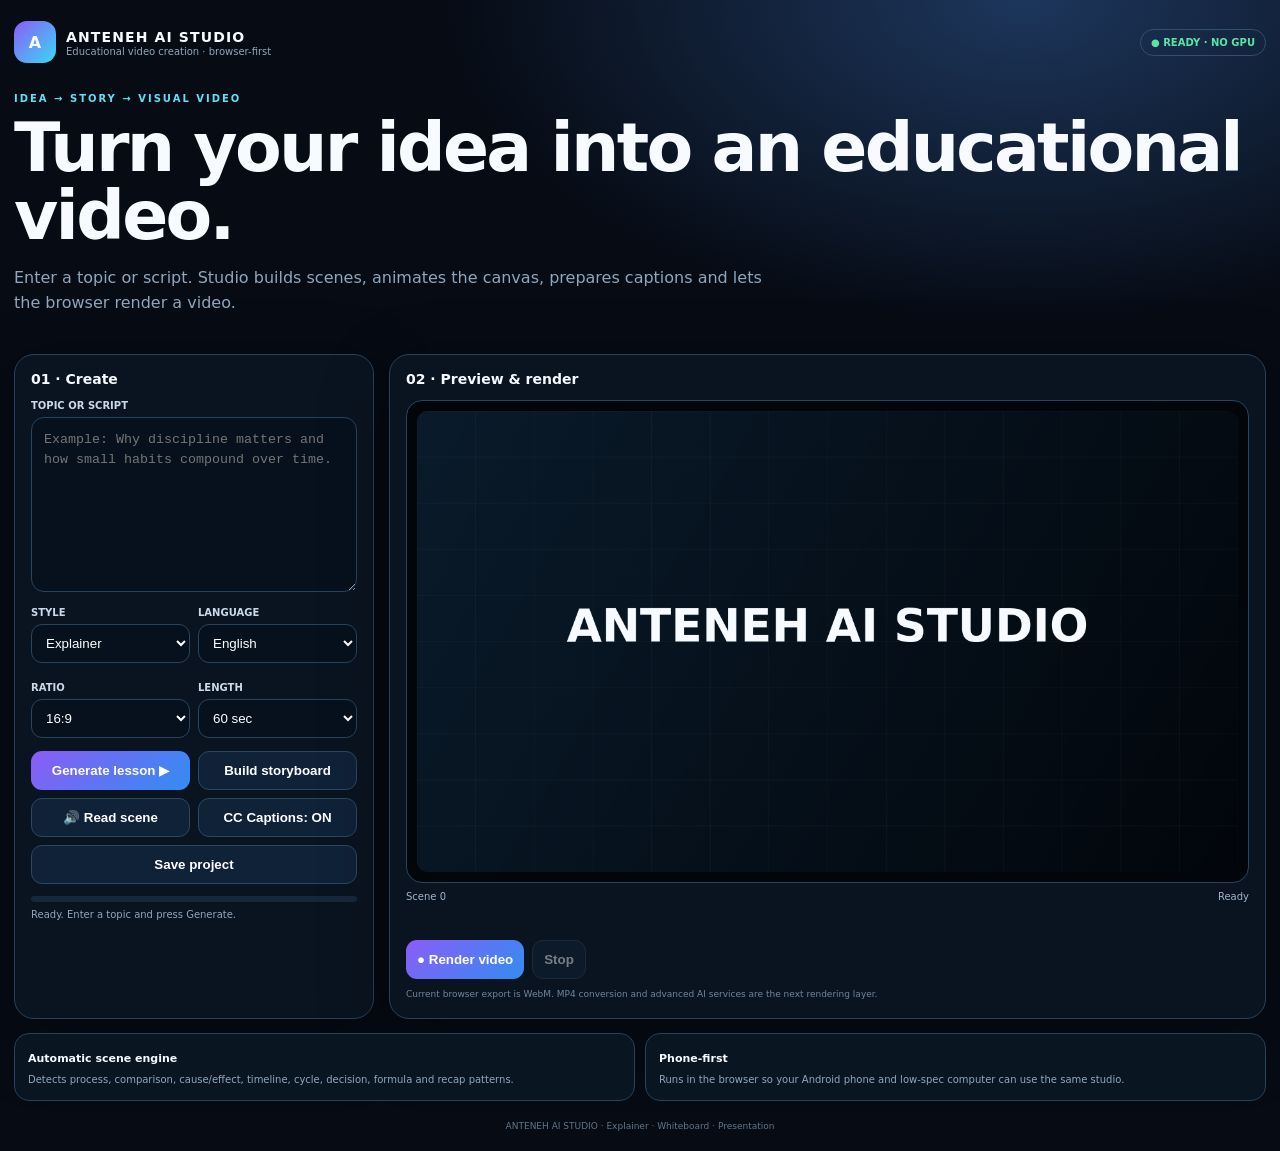
<file: studio-v2.html>
<!doctype html>
<html lang="en">
<head>
<meta charset="utf-8">
<meta name="viewport" content="width=device-width,initial-scale=1,viewport-fit=cover">
<meta name="theme-color" content="#07111f">
<title>ANTENEH AI STUDIO</title>
<style>
:root{--bg:#060b14;--panel:#0d1826;--line:#29415b;--text:#f7fbff;--muted:#91a6bc;--a:#8b5cf6;--b:#38d9f5;--ok:#59e6a5}*{box-sizing:border-box}body{margin:0;background:radial-gradient(900px 500px at 80% 0,#1d365c,#060b14 65%);color:var(--text);font-family:system-ui,-apple-system,Segoe UI,sans-serif}.shell{max-width:1280px;margin:auto;padding:14px}.nav{display:flex;justify-content:space-between;align-items:center;padding:7px 0 18px}.brand{display:flex;gap:10px;align-items:center}.mark{width:42px;height:42px;border-radius:13px;display:grid;place-items:center;font-weight:900;background:linear-gradient(135deg,var(--a),var(--b))}.brand b{font-size:14px;letter-spacing:.08em}.brand small{display:block;color:var(--muted);font-size:10px}.status{padding:7px 10px;border:1px solid #31506c;border-radius:99px;color:var(--ok);font-size:10px;font-weight:800}.hero{padding:12px 0 22px}.eyebrow{font-size:10px;color:#61dff6;font-weight:900;letter-spacing:.2em}.hero h1{font-size:clamp(34px,6vw,68px);line-height:1;margin:10px 0;letter-spacing:-.04em}.hero p{max-width:760px;color:var(--muted);line-height:1.55}.grid{display:grid;grid-template-columns:360px 1fr;gap:15px}.card{background:#0b1522ee;border:1px solid var(--line);border-radius:20px;padding:16px;box-shadow:0 20px 70px #0005}.card h2{font-size:14px;margin:0 0 13px}.label{display:block;color:#cbd9e8;font-size:10px;font-weight:900;margin:11px 0 6px}.topic{width:100%;min-height:175px;resize:vertical;background:#07111d;border:1px solid #29445e;border-radius:13px;color:white;padding:12px;outline:0;line-height:1.55}.topic:focus,select:focus{border-color:#55dcf5}.fields{display:grid;grid-template-columns:1fr 1fr;gap:8px}select{width:100%;background:#07111d;color:white;border:1px solid #29445e;border-radius:11px;padding:10px}.actions{display:grid;grid-template-columns:1fr 1fr;gap:8px;margin-top:13px}.btn{border:1px solid #2b4863;background:#102238;color:white;border-radius:11px;padding:11px;font-weight:850}.btn:disabled{opacity:.45}.primary{border:0;background:linear-gradient(135deg,var(--a),#328df2)}.wide{grid-column:1/-1}.progress{height:6px;background:#17283b;border-radius:99px;overflow:hidden;margin-top:12px}.fill{height:100%;width:0;background:linear-gradient(90deg,var(--a),var(--b));transition:width .2s}.msg{min-height:17px;color:var(--muted);font-size:10px;margin-top:7px}.stage{background:#02060b;border:1px solid #29445e;border-radius:16px;padding:10px}.stage canvas{width:100%;height:auto;display:block;border-radius:10px;background:#03070c}.hud{display:flex;justify-content:space-between;margin-top:8px;color:#9fb5ca;font-size:10px}.timeline{display:flex;gap:7px;overflow:auto;margin-top:12px;padding-bottom:4px}.thumb{min-width:110px;background:#091522;border:1px solid #29415a;color:white;border-radius:10px;padding:9px;text-align:left}.thumb.active{border-color:#5edff5}.thumb b{display:block;font-size:10px}.thumb span{display:block;color:#7791a8;font-size:9px;margin-top:4px}.meta{display:flex;gap:6px;flex-wrap:wrap;margin-top:10px}.tag{border:1px solid #29445e;background:#0b1928;border-radius:99px;padding:5px 8px;color:#a9bfd4;font-size:9px}.export{display:flex;gap:8px;flex-wrap:wrap;margin-top:12px}.download{display:none;background:white;color:#07111f;text-decoration:none;border-radius:10px;padding:10px 12px;font-weight:900;font-size:11px}.download.show{display:inline-block}.note{font-size:9px;color:#70859a;line-height:1.5;margin-top:9px}.two{display:grid;grid-template-columns:1fr 1fr;gap:10px;margin-top:14px}.mini{border:1px solid var(--line);border-radius:15px;background:#0a1522;padding:13px}.mini b{font-size:11px}.mini p{font-size:10px;color:var(--muted);line-height:1.5;margin:6px 0 0}footer{text-align:center;color:#61758a;font-size:9px;padding:20px 0 6px}@media(max-width:850px){.grid{grid-template-columns:1fr}}@media(max-width:520px){.fields,.actions,.two{grid-template-columns:1fr}.wide{grid-column:auto}.hero h1{font-size:41px}}
</style>
</head>
<body>
<div class="shell">
<header class="nav"><div class="brand"><div class="mark">A</div><div><b>ANTENEH AI STUDIO</b><small>Educational video creation · browser-first</small></div></div><div class="status">● READY · NO GPU</div></header>
<section class="hero"><div class="eyebrow">IDEA → STORY → VISUAL VIDEO</div><h1>Turn your idea into an educational video.</h1><p>Enter a topic or script. Studio builds scenes, animates the canvas, prepares captions and lets the browser render a video.</p></section>
<div class="grid">
<section class="card">
<h2>01 · Create</h2>
<label class="label">TOPIC OR SCRIPT</label>
<textarea id="topic" class="topic" placeholder="Example: Why discipline matters and how small habits compound over time."></textarea>
<div class="fields">
<div><label class="label">STYLE</label><select id="style"><option>Explainer</option><option>Whiteboard</option><option>Presentation</option></select></div>
<div><label class="label">LANGUAGE</label><select id="lang"><option value="en-US">English</option><option value="am-ET">አማርኛ</option></select></div>
<div><label class="label">RATIO</label><select id="ratio"><option>16:9</option><option>9:16</option><option>1:1</option><option>4:5</option></select></div>
<div><label class="label">LENGTH</label><select id="length"><option value="30">30 sec</option><option value="60" selected>60 sec</option><option value="90">90 sec</option><option value="120">2 min</option></select></div>
</div>
<div class="actions"><button id="generate" class="btn primary">Generate lesson ▶</button><button id="story" class="btn">Build storyboard</button><button id="voice" class="btn">🔊 Read scene</button><button id="captions" class="btn">CC Captions: ON</button><button id="save" class="btn wide">Save project</button></div>
<div class="progress"><div id="fill" class="fill"></div></div><div id="msg" class="msg">Ready. Enter a topic and press Generate.</div>
</section>
<section class="card">
<h2>02 · Preview & render</h2>
<div class="stage"><canvas id="canvas" width="1280" height="720"></canvas></div>
<div class="hud"><span id="sceneLabel">Scene 0</span><span id="typeLabel">Ready</span></div>
<div id="timeline" class="timeline"></div><div id="meta" class="meta"></div>
<div class="export"><button id="record" class="btn primary">● Render video</button><button id="stop" class="btn" disabled>Stop</button><a id="download" class="download">Download WebM</a></div>
<div class="note">Current browser export is WebM. MP4 conversion and advanced AI services are the next rendering layer.</div>
</section>
</div>
<div class="two"><div class="mini"><b>Automatic scene engine</b><p>Detects process, comparison, cause/effect, timeline, cycle, decision, formula and recap patterns.</p></div><div class="mini"><b>Phone-first</b><p>Runs in the browser so your Android phone and low-spec computer can use the same studio.</p></div></div>
<footer>ANTENEH AI STUDIO · Explainer · Whiteboard · Presentation</footer>
</div>
<script>
(function(){
'use strict';
var $=function(id){return document.getElementById(id)};
var topic=$('topic'),style=$('style'),lang=$('lang'),ratio=$('ratio'),length=$('length'),canvas=$('canvas'),ctx=canvas.getContext('2d'),fill=$('fill'),msg=$('msg'),timeline=$('timeline'),meta=$('meta'),sceneLabel=$('sceneLabel'),typeLabel=$('typeLabel'),generate=$('generate'),record=$('record'),stop=$('stop'),download=$('download');
var scenes=[],active=0,captionOn=true,animationId=0,mediaRecorder=null,chunks=[],downloadUrl='';
function clean(s){return String(s||'').replace(/\s+/g,' ').trim()}
function ratioSize(){var m={'16:9':[1280,720],'9:16':[720,1280],'1:1':[1080,1080],'4:5':[864,1080]};return m[ratio.value]||m['16:9']}
function splitText(s){var p=clean(s).split(/(?<=[.!?])\s+|\n+/).filter(Boolean);if(p.length<4){var b=clean(s);p=['The big idea: '+b+'.','Why does '+b+' matter?','Here is how '+b+' works in simple terms.','A practical example helps us understand '+b+'.','The key takeaway is simple: '+b+'.']}return p.slice(0,8)}
function detect(t,i,n){var q=t.toLowerCase();if(/first|then|next|finally|step|process|works|stage/.test(q))return'Process';if(/compare|versus|difference|both|whereas/.test(q))return'Comparison';if(/because|therefore|cause|effect|leads|results|increase|decrease|impact/.test(q))return'Cause & effect';if(/year|century|history|ancient|timeline/.test(q))return'Timeline';if(/cycle|repeat|loop/.test(q))return'Cycle';if(/if |when |choose|decision|either/.test(q))return'Decision flow';if(/formula|equation|\+|→|=/.test(q))return'Formula';return i===0?'Concept':i===n-1?'Recap':'Idea'}
function build(){var raw=clean(topic.value);if(!raw){msg.textContent='Please enter a topic or script first.';topic.focus();return false}var parts=splitText(raw);scenes=parts.map(function(t,i){return{id:i,title:i===0?'The big question':i===parts.length-1?'Key takeaway':'Key idea '+(i+1),text:t,type:detect(t,i,parts.length)}});var size=ratioSize();canvas.width=size[0];canvas.height=size[1];active=0;renderTimeline();renderMeta();draw(0);sceneLabel.textContent='Scene 1 / '+scenes.length;typeLabel.textContent=scenes[0].type;return true}
function wrap(t,max){var a=[],line='';clean(t).split(' ').forEach(function(w){var n=line?line+' '+w:w;if(ctx.measureText(n).width>max&&line){a.push(line);line=w}else line=n});if(line)a.push(line);return a.slice(0,5)}
function text(t,x,y,size,max,weight,align){ctx.font=(weight||700)+' '+size+'px system-ui';ctx.fillStyle='#f7fbff';ctx.textAlign=align||'left';var a=wrap(t,max);a.forEach(function(v,i){ctx.fillText(v,x,y+i*size*1.25)});ctx.textAlign='left';return a.length}
function background(){var w=canvas.width,h=canvas.height;var g=ctx.createLinearGradient(0,0,w,h);g.addColorStop(0,'#0a1b2b');g.addColorStop(1,'#02060b');ctx.fillStyle=g;ctx.fillRect(0,0,w,h);ctx.strokeStyle='#ffffff0b';ctx.lineWidth=1;for(var x=0;x<w;x+=Math.max(70,w/14)){ctx.beginPath();ctx.moveTo(x,0);ctx.lineTo(x,h);ctx.stroke()}for(var y=0;y<h;y+=Math.max(70,h/10)){ctx.beginPath();ctx.moveTo(0,y);ctx.lineTo(w,y);ctx.stroke()}}
function draw(index,progress){if(!scenes.length){background();text('ANTENEH AI STUDIO',canvas.width/2,canvas.height/2,Math.max(24,canvas.width/18),canvas.width*.8,900,'center');return}var s=scenes[index],w=canvas.width,h=canvas.height,p=progress||0;background();var c=['#38d9f5','#8b5cf6','#59e6a5','#ffd166','#ff718e'][index%5];ctx.fillStyle=c;ctx.globalAlpha=.16;ctx.beginPath();ctx.arc(w*.78,h*.28,Math.min(w,h)*(.16+.03*Math.sin(p*6.28)),0,Math.PI*2);ctx.fill();ctx.globalAlpha=1;ctx.fillStyle=c;ctx.fillRect(w*.08,h*.14,Math.min(150,w*.2),5);text(s.title,w*.08,h*.25,Math.max(22,w/25),w*.78,900);text(s.text,w*.08,h*.39,Math.max(17,w/35),w*.78,600);var labels=[s.type,'Scene '+(index+1)+' / '+scenes.length,style.value];labels.forEach(function(v,i){var bx=w*.08+i*(Math.min(180,w*.23));ctx.fillStyle='#0b2033';ctx.strokeStyle=c;ctx.lineWidth=2;ctx.beginPath();ctx.rect(bx,h*.76,Math.min(165,w*.2),42);ctx.fill();ctx.stroke();text(v,bx+10,h*.76+27,Math.max(10,w/85),Math.min(145,w*.18),800)});if(captionOn){ctx.fillStyle='#000b';ctx.fillRect(w*.06,h*.88,w*.88,Math.min(70,h*.09));text(s.text,w*.5,h*.88+Math.min(31,h*.045),Math.max(12,w/65),w*.8,750,'center')}}
function renderTimeline(){timeline.innerHTML='';scenes.forEach(function(s,i){var b=document.createElement('button');b.className='thumb'+(i===active?' active':'');b.innerHTML='<b>Scene '+(i+1)+'</b><span>'+s.type+'</span>';b.onclick=function(){active=i;draw(i);renderTimeline();sceneLabel.textContent='Scene '+(i+1)+' / '+scenes.length;typeLabel.textContent=s.type};timeline.appendChild(b)})}
function renderMeta(){meta.innerHTML='';['Explainer engine',style.value,lang.options[lang.selectedIndex].text,ratio.value,length.value+' sec'].forEach(function(v){var d=document.createElement('span');d.className='tag';d.textContent=v;meta.appendChild(d)})}
function generateLesson(){if(!build())return;generate.disabled=true;fill.style.width='0%';var steps=[['Reading your topic…',15],['Building lesson structure…',35],['Creating visual scenes…',60],['Preparing captions…',78],['Starting animated preview…',100]];var i=0;var timer=setInterval(function(){msg.textContent=steps[i][0];fill.style.width=steps[i][1]+'%';i++;if(i===steps.length){clearInterval(timer);generate.disabled=false;msg.textContent='Lesson ready — '+scenes.length+' scenes generated.';startPreview()}},180)}
function startPreview(){cancelAnimationFrame(animationId);var start=performance.now(),duration=2200;function loop(now){if(!scenes.length)return;var elapsed=now-start,total=scenes.length*duration;var pos=(elapsed%total)/duration;active=Math.floor(pos)%scenes.length;var local=(elapsed%duration)/duration;draw(active,local);sceneLabel.textContent='Scene '+(active+1)+' / '+scenes.length;typeLabel.textContent=scenes[active].type;renderTimeline();animationId=requestAnimationFrame(loop)}animationId=requestAnimationFrame(loop)}
function speak(){if(!scenes.length){msg.textContent='Generate a lesson first.';return}if(!window.speechSynthesis){msg.textContent='Speech is not supported on this browser.';return}speechSynthesis.cancel();var u=new SpeechSynthesisUtterance(scenes[active].text);u.lang=lang.value;u.rate=.9;speechSynthesis.speak(u);msg.textContent='Reading scene '+(active+1)+'…'}
function save(){localStorage.setItem('anteneh_ai_studio_project',JSON.stringify({topic:topic.value,style:style.value,lang:lang.value,ratio:ratio.value,length:length.value}));msg.textContent='Project saved on this device.'}
function recordVideo(){if(!scenes.length){msg.textContent='Generate a lesson before rendering.';return}if(!canvas.captureStream||!window.MediaRecorder){msg.textContent='Video recording is not supported by this browser.';return}cancelAnimationFrame(animationId);chunks=[];var stream=canvas.captureStream(30);var opts={mimeType:'video/webm;codecs=vp9'};try{mediaRecorder=new MediaRecorder(stream,opts)}catch(e){mediaRecorder=new MediaRecorder(stream)}mediaRecorder.ondataavailable=function(e){if(e.data&&e.data.size)chunks.push(e.data)};mediaRecorder.onstop=function(){var blob=new Blob(chunks,{type:'video/webm'});if(downloadUrl)URL.revokeObjectURL(downloadUrl);downloadUrl=URL.createObjectURL(blob);download.href=downloadUrl;download.download='anteneh-ai-studio-video.webm';download.classList.add('show');msg.textContent='Video render complete. Tap Download WebM.';record.disabled=false;stop.disabled=true};mediaRecorder.start(200);record.disabled=true;stop.disabled=false;msg.textContent='Rendering video…';var start=performance.now(),per=1200,total=scenes.length*per;function loop(now){if(!mediaRecorder||mediaRecorder.state==='inactive')return;var e=now-start;var idx=Math.floor(e/per);if(idx>=scenes.length){draw(scenes.length-1,1);mediaRecorder.stop();return}active=idx;draw(idx,(e%per)/per);sceneLabel.textContent='Rendering scene '+(idx+1)+' / '+scenes.length;animationId=requestAnimationFrame(loop)}animationId=requestAnimationFrame(loop)}
function stopVideo(){if(mediaRecorder&&mediaRecorder.state!=='inactive')mediaRecorder.stop();cancelAnimationFrame(animationId)}
generate.onclick=generateLesson;$('story').onclick=function(){if(build())msg.textContent='Storyboard built successfully.'};$('voice').onclick=speak;$('captions').onclick=function(){captionOn=!captionOn;$('captions').textContent='CC Captions: '+(captionOn?'ON':'OFF');if(scenes.length)draw(active)};$('save').onclick=save;record.onclick=recordVideo;stop.onclick=stopVideo;ratio.onchange=function(){if(scenes.length)build()};style.onchange=renderMeta;lang.onchange=renderMeta;length.onchange=renderMeta;
try{var saved=JSON.parse(localStorage.getItem('anteneh_ai_studio_project')||'null');if(saved){topic.value=saved.topic||'';style.value=saved.style||'Explainer';lang.value=saved.lang||'en-US';ratio.value=saved.ratio||'16:9';length.value=saved.length||'60';msg.textContent='Saved project restored.'}}catch(e){}
draw(0);
})();
</script>
</body>
</html>
</file>
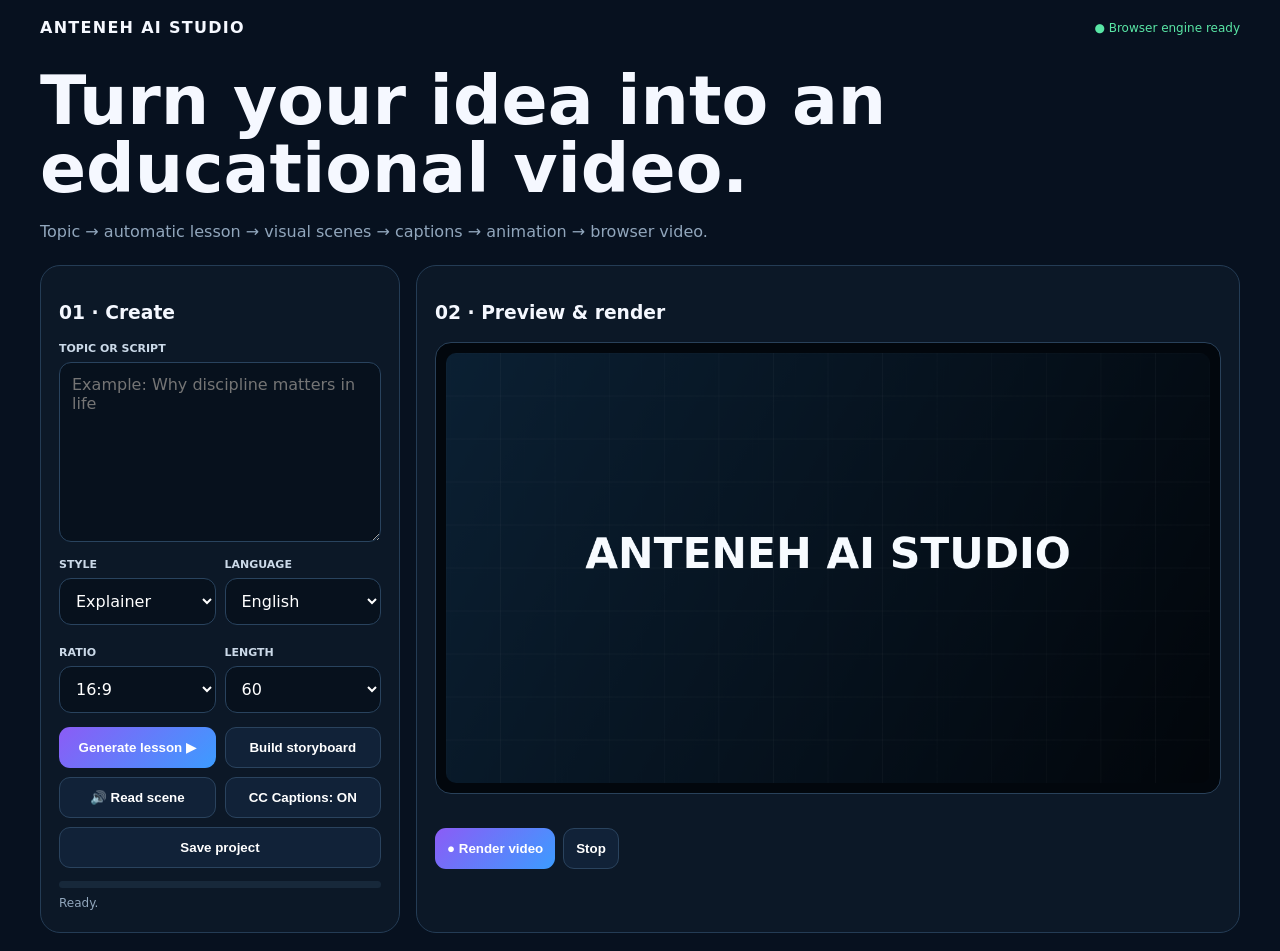
<file: studio-v3.html>
<!doctype html><html lang="en"><head><meta charset="utf-8"><meta name="viewport" content="width=device-width,initial-scale=1"><meta name="theme-color" content="#07111f"><title>ANTENEH AI STUDIO</title><style>body{margin:0;background:#07111f;color:#f5f8ff;font-family:system-ui,-apple-system,Segoe UI,sans-serif}.wrap{max-width:1200px;margin:auto;padding:18px}.top{display:flex;justify-content:space-between;align-items:center}.brand{font-weight:900;letter-spacing:.08em}.status{color:#59e6a5;font-size:12px}.grid{display:grid;grid-template-columns:360px 1fr;gap:16px;margin-top:20px}.card{background:#0c1827;border:1px solid #243c55;border-radius:20px;padding:18px}.hero h1{font-size:clamp(34px,6vw,68px);line-height:1;margin:30px 0 10px}.muted{color:#91a6bc;line-height:1.6}.label{display:block;font-size:11px;font-weight:800;color:#cbd9e8;margin:12px 0 7px}textarea,select{width:100%;box-sizing:border-box;background:#07111d;color:#fff;border:1px solid #29435e;border-radius:12px;padding:12px;font:inherit}textarea{min-height:180px;resize:vertical}.fields{display:grid;grid-template-columns:1fr 1fr;gap:9px}.buttons{display:grid;grid-template-columns:1fr 1fr;gap:9px;margin-top:14px}.btn{border:1px solid #2a435e;background:#112238;color:#fff;border-radius:11px;padding:12px;font-weight:800}.primary{border:0;background:linear-gradient(135deg,#8b5cf6,#3c9cff)}.wide{grid-column:1/-1}.progress{height:7px;background:#17283a;border-radius:99px;margin-top:13px;overflow:hidden}.fill{height:100%;width:0;background:linear-gradient(90deg,#8b5cf6,#38d9f5);transition:.15s}.msg{font-size:12px;color:#91a6bc;min-height:18px;margin-top:8px}.stage{background:#02070d;border:1px solid #29415a;border-radius:16px;padding:10px}.stage canvas{width:100%;height:auto;display:block;border-radius:10px}.timeline{display:flex;gap:7px;overflow:auto;margin-top:12px}.thumb{min-width:100px;background:#091522;color:#fff;border:1px solid #29435e;border-radius:10px;padding:9px;text-align:left}.thumb.active{border-color:#38d9f5}.meta{display:flex;gap:7px;flex-wrap:wrap;margin-top:10px}.tag{font-size:10px;padding:6px 9px;border:1px solid #29435e;border-radius:99px;color:#a9bfd4}.export{display:flex;gap:8px;flex-wrap:wrap;margin-top:12px}.download{display:none;background:#fff;color:#07111f;text-decoration:none;padding:11px;border-radius:10px;font-weight:900}.download.show{display:inline-block}@media(max-width:850px){.grid{grid-template-columns:1fr}}@media(max-width:520px){.fields,.buttons{grid-template-columns:1fr}.wide{grid-column:auto}}
</style></head><body><div class="wrap"><div class="top"><div class="brand">ANTENEH AI STUDIO</div><div class="status">● Browser engine ready</div></div><section class="hero"><h1>Turn your idea into an educational video.</h1><p class="muted">Topic → automatic lesson → visual scenes → captions → animation → browser video.</p></section><div class="grid"><section class="card"><h3>01 · Create</h3><label class="label">TOPIC OR SCRIPT</label><textarea id="topic" placeholder="Example: Why discipline matters in life"></textarea><div class="fields"><div><label class="label">STYLE</label><select id="style"><option>Explainer</option><option>Whiteboard</option><option>Presentation</option></select></div><div><label class="label">LANGUAGE</label><select id="lang"><option value="en-US">English</option><option value="am-ET">አማርኛ</option></select></div><div><label class="label">RATIO</label><select id="ratio"><option>16:9</option><option>9:16</option><option>1:1</option><option>4:5</option></select></div><div><label class="label">LENGTH</label><select id="length"><option>30</option><option selected>60</option><option>90</option><option>120</option><option>300</option></select></div></div><div class="buttons"><button class="btn primary" id="generate">Generate lesson ▶</button><button class="btn" id="story">Build storyboard</button><button class="btn" id="voice">🔊 Read scene</button><button class="btn" id="captions">CC Captions: ON</button><button class="btn wide" id="save">Save project</button></div><div class="progress"><div class="fill" id="fill"></div></div><div class="msg" id="msg">Ready.</div></section><section class="card"><h3>02 · Preview & render</h3><div class="stage"><canvas id="canvas" width="1280" height="720"></canvas></div><div class="timeline" id="timeline"></div><div class="meta" id="meta"></div><div class="export"><button class="btn primary" id="record">● Render video</button><button class="btn" id="stop" disabled>Stop</button><a id="download" class="download">Download WebM</a></div></section></div></div><script>
(function(){'use strict';
const $=id=>document.getElementById(id);const topic=$("topic"),style=$("style"),lang=$("lang"),ratio=$("ratio"),length=$("length"),canvas=$("canvas"),ctx=canvas.getContext("2d"),fill=$("fill"),msg=$("msg"),timeline=$("timeline"),meta=$("meta"),generate=$("generate"),record=$("record"),stop=$("stop"),download=$("download");let scenes=[],active=0,captionOn=true,animationId=0,rec=null,chunks=[],url='';
function clean(s){return String(s||'').replace(/\s+/g,' ').trim()}function size(){return {'16:9':[1280,720],'9:16':[720,1280],'1:1':[1080,1080],'4:5':[864,1080]}[ratio.value]||[1280,720]}
function parts(s){let p=clean(s).split(/(?<=[.!?])\s+|\n+/).filter(Boolean);if(p.length<4){let b=clean(s);p=['What is '+b+'?','Why does '+b+' matter?','Here is how '+b+' works in simple terms.','A practical example helps us understand '+b+'.','The key takeaway is why '+b+' matters.']}return p.slice(0,8)}
function type(t,i,n){let q=t.toLowerCase();if(/first|then|next|finally|step|process|works/.test(q))return'Process';if(/compare|versus|difference|both/.test(q))return'Comparison';if(/because|cause|effect|leads|results|impact/.test(q))return'Cause & effect';if(/year|history|timeline/.test(q))return'Timeline';if(/cycle|repeat|loop/.test(q))return'Cycle';return i===0?'Concept':i===n-1?'Recap':'Idea'}
function build(){let raw=clean(topic.value);if(!raw){msg.textContent='Enter a topic or script first.';topic.focus();return false}let p=parts(raw);scenes=p.map((t,i)=>({title:i===0?'The big question':i===p.length-1?'Key takeaway':'Key idea '+(i+1),text:t,type:type(t,i,p.length)}));let s=size();canvas.width=s[0];canvas.height=s[1];active=0;timeline.innerHTML='';scenes.forEach((x,i)=>{let b=document.createElement('button');b.className='thumb'+(i===0?' active':'');b.innerHTML='<b>Scene '+(i+1)+'</b><br><small>'+x.type+'</small>';b.onclick=()=>{active=i;draw(i,0);refreshTimeline()};timeline.appendChild(b)});meta.innerHTML='';[style.value,lang.options[lang.selectedIndex].text,ratio.value,length.value+' sec'].forEach(v=>{let d=document.createElement('span');d.className='tag';d.textContent=v;meta.appendChild(d)});draw(0,0);return true}
function refreshTimeline(){[...timeline.children].forEach((b,i)=>b.classList.toggle('active',i===active))}
function background(){let w=canvas.width,h=canvas.height,g=ctx.createLinearGradient(0,0,w,h);g.addColorStop(0,'#0b2033');g.addColorStop(1,'#02060b');ctx.fillStyle=g;ctx.fillRect(0,0,w,h);ctx.strokeStyle='#ffffff0b';for(let x=0;x<w;x+=Math.max(70,w/14)){ctx.beginPath();ctx.moveTo(x,0);ctx.lineTo(x,h);ctx.stroke()}for(let y=0;y<h;y+=Math.max(70,h/10)){ctx.beginPath();ctx.moveTo(0,y);ctx.lineTo(w,y);ctx.stroke()}}
function wrap(t,max){let a=[],line='';clean(t).split(' ').forEach(w=>{let n=line?line+' '+w:w;if(ctx.measureText(n).width>max&&line){a.push(line);line=w}else line=n});if(line)a.push(line);return a.slice(0,5)}
function txt(t,x,y,sz,max,weight=700,align='left'){ctx.font=weight+' '+sz+'px system-ui';ctx.fillStyle='#f7fbff';ctx.textAlign=align;wrap(t,max).forEach((v,i)=>ctx.fillText(v,x,y+i*sz*1.25));ctx.textAlign='left'}
function draw(i,p=0){background();if(!scenes.length){txt('ANTENEH AI STUDIO',canvas.width/2,canvas.height/2,Math.max(25,canvas.width/18),canvas.width*.8,900,'center');return}let s=scenes[i],w=canvas.width,h=canvas.height,c=['#38d9f5','#8b5cf6','#59e6a5','#ffd166','#ff718e'][i%5];ctx.fillStyle=c;ctx.globalAlpha=.18;ctx.beginPath();ctx.arc(w*.78,h*.25,Math.min(w,h)*(.15+.03*Math.sin(p*6.28)),0,7);ctx.fill();ctx.globalAlpha=1;ctx.fillStyle=c;ctx.fillRect(w*.08,h*.14,Math.min(150,w*.2),5);txt(s.title,w*.08,h*.27,Math.max(22,w/25),w*.78,900);txt(s.text,w*.08,h*.42,Math.max(17,w/35),w*.78,600);txt(s.type+'  ·  Scene '+(i+1)+' / '+scenes.length+'  ·  '+style.value,w*.08,h*.76,Math.max(12,w/65),w*.8,800);if(captionOn){ctx.fillStyle='#000b';ctx.fillRect(w*.05,h*.87,w*.9,Math.min(75,h*.1));txt(s.text,w*.5,h*.87+Math.min(32,h*.045),Math.max(12,w/65),w*.82,750,'center')}}
function preview(){cancelAnimationFrame(animationId);let start=performance.now(),per=1800,total=scenes.length*per;function loop(now){let e=(now-start)%total;active=Math.floor(e/per);draw(active,(e%per)/per);refreshTimeline();animationId=requestAnimationFrame(loop)}animationId=requestAnimationFrame(loop)}
function generateLesson(){if(!build())return;generate.disabled=true;let steps=[['Reading topic…',20],['Building lesson…',40],['Creating scenes…',65],['Preparing captions…',82],['Starting preview…',100]],i=0;let timer=setInterval(()=>{msg.textContent=steps[i][0];fill.style.width=steps[i][1]+'%';i++;if(i===steps.length){clearInterval(timer);generate.disabled=false;msg.textContent='Lesson ready — '+scenes.length+' scenes.';preview()}},220)}
function speak(){if(!scenes.length){msg.textContent='Generate a lesson first.';return}if(!('speechSynthesis' in window)){msg.textContent='Speech is not supported here.';return}speechSynthesis.cancel();let u=new SpeechSynthesisUtterance(scenes[active].text);u.lang=lang.value;u.rate=.9;speechSynthesis.speak(u);msg.textContent='Reading scene '+(active+1)+'…'}
function render(){if(!scenes.length){msg.textContent='Generate a lesson first.';return}if(!canvas.captureStream||!window.MediaRecorder){msg.textContent='Browser video recording is not supported.';return}cancelAnimationFrame(animationId);chunks=[];let stream=canvas.captureStream(30);try{rec=new MediaRecorder(stream,{mimeType:'video/webm;codecs=vp9'})}catch(e){rec=new MediaRecorder(stream)}rec.ondataavailable=e=>{if(e.data.size)chunks.push(e.data)};rec.onstop=()=>{let blob=new Blob(chunks,{type:'video/webm'});if(url)URL.revokeObjectURL(url);url=URL.createObjectURL(blob);download.href=url;download.download='anteneh-ai-studio.webm';download.classList.add('show');record.disabled=false;stop.disabled=true;msg.textContent='Video ready. Tap Download WebM.'};rec.start(200);record.disabled=true;stop.disabled=false;msg.textContent='Rendering video…';let start=performance.now(),per=1300;function loop(now){if(!rec||rec.state==='inactive')return;let e=now-start,i=Math.floor(e/per);if(i>=scenes.length){draw(scenes.length-1,1);rec.stop();return}active=i;draw(i,(e%per)/per);refreshTimeline();animationId=requestAnimationFrame(loop)}animationId=requestAnimationFrame(loop)}
generate.onclick=generateLesson;$("story").onclick=()=>{if(build())msg.textContent='Storyboard ready.'};$("voice").onclick=speak;$("captions").onclick=()=>{captionOn=!captionOn;$("captions").textContent='CC Captions: '+(captionOn?'ON':'OFF');if(scenes.length)draw(active)};$("save").onclick=()=>{localStorage.setItem('anteneh_project',JSON.stringify({topic:topic.value,style:style.value,lang:lang.value,ratio:ratio.value,length:length.value}));msg.textContent='Project saved.'};record.onclick=render;stop.onclick=()=>{if(rec&&rec.state!=='inactive')rec.stop();cancelAnimationFrame(animationId)};ratio.onchange=()=>{if(scenes.length)build()};style.onchange=()=>{if(scenes.length)build()};draw(0,0);
})();</script></body></html>
</file>
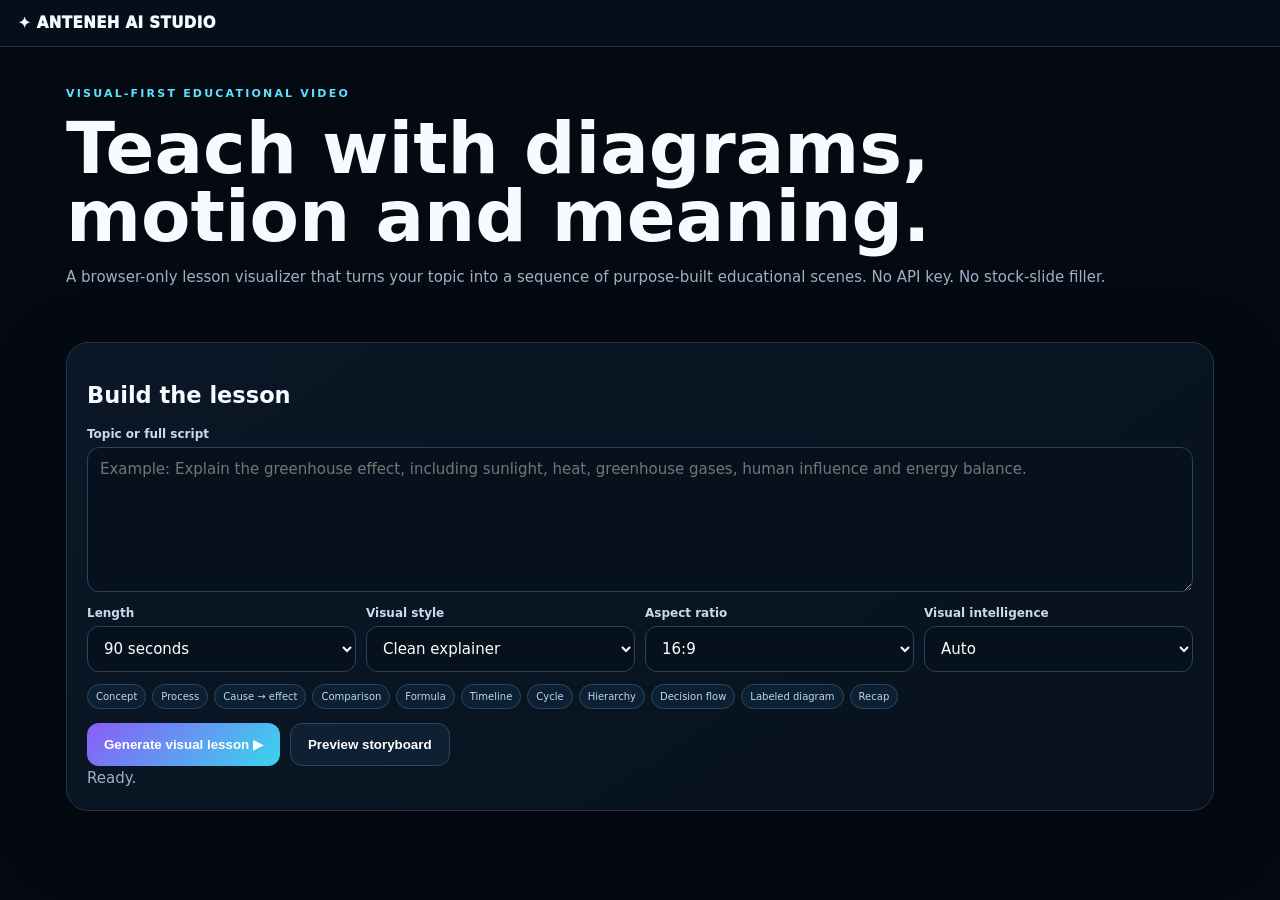
<file: studio.html>
<!doctype html><html lang="en"><head><meta charset="utf-8"><meta name="viewport" content="width=device-width,initial-scale=1"><meta name="theme-color" content="#06101d"><title>ANTENEH AI STUDIO — Visual Lesson Engine</title><style>*{box-sizing:border-box}body{margin:0;background:#050a12;color:#f7fbff;font:15px system-ui,-apple-system,Segoe UI,sans-serif}header{position:sticky;top:0;z-index:9;background:#06101ded;backdrop-filter:blur(18px);border-bottom:1px solid #1d334d;padding:14px 18px}.brand{font-weight:950;letter-spacing:.03em}main{max-width:1180px;margin:auto;padding:28px 16px 70px}.hero{padding:12px 0 22px}.eyebrow{color:#5ee1ff;font-size:11px;letter-spacing:.2em;font-weight:900}.hero h1{font-size:clamp(36px,7vw,72px);line-height:.94;margin:15px 0 12px;max-width:920px}.muted{color:#9db0c6;line-height:1.6}.panel{background:linear-gradient(145deg,#0b1726,#08121e);border:1px solid #1e354e;border-radius:22px;padding:20px;margin-top:16px;box-shadow:0 22px 70px #0006}label{display:block;color:#cbd9e9;font-size:12px;font-weight:850;margin:10px 0 6px}textarea,select{width:100%;border:1px solid #29425e;background:#07111d;color:#fff;border-radius:12px;padding:12px;font:inherit}textarea{min-height:145px;resize:vertical}.grid{display:grid;grid-template-columns:repeat(4,1fr);gap:10px}.actions{display:flex;gap:10px;margin-top:14px}.btn{border:1px solid #2b4662;background:#102033;color:#fff;border-radius:12px;padding:13px 17px;font-weight:900;cursor:pointer}.btn:hover{border-color:#5ee1ff;transform:translateY(-1px)}.primary{border:0;background:linear-gradient(135deg,#8b5cf6,#38d5ed)}.progress{display:none;margin-top:15px}.progress.show{display:block}.pt{display:flex;justify-content:space-between;font-size:12px;margin-bottom:6px}.bar{height:8px;background:#132234;border-radius:99px;overflow:hidden}.fill{height:100%;width:0;background:linear-gradient(90deg,#8b5cf6,#38d5ed)}.output{display:none}.output.show{display:block}.stage{position:relative;background:#02060b;border:1px solid #29415b;border-radius:18px;overflow:hidden;margin-top:15px}.stage canvas{display:block;width:100%;height:auto}.hud{position:absolute;top:12px;left:12px;right:12px;display:flex;justify-content:space-between;pointer-events:none}.chip{background:#071525dd;border:1px solid #ffffff22;border-radius:999px;padding:7px 10px;font-size:11px;backdrop-filter:blur(8px)}.download{display:inline-block;margin-top:14px;padding:12px 16px;background:#fff;color:#07111d;border-radius:11px;text-decoration:none;font-weight:950}.scenes{display:grid;grid-template-columns:repeat(2,1fr);gap:10px;margin-top:15px}.scene{background:#091522;border:1px solid #1e354e;border-radius:14px;padding:13px;cursor:pointer}.scene.active{border-color:#5ee1ff;box-shadow:0 0 0 1px #5ee1ff33 inset}.scene b{font-size:13px}.scene small{display:block;color:#7fdcf0;margin-top:4px}.scene p{color:#9db0c6;font-size:12px;margin:6px 0 0}.tags{display:flex;gap:6px;flex-wrap:wrap;margin-top:12px}.tag{font-size:10px;color:#b9d7eb;background:#0d2033;border:1px solid #29465f;padding:6px 8px;border-radius:99px}@media(max-width:800px){.grid{grid-template-columns:1fr 1fr}}@media(max-width:520px){.grid,.scenes{grid-template-columns:1fr}.actions{display:grid;grid-template-columns:1fr}main{padding:20px 12px 50px}}
</style></head><body><header><div class="brand">✦ ANTENEH AI STUDIO</div></header><main><section class="hero"><div class="eyebrow">VISUAL-FIRST EDUCATIONAL VIDEO</div><h1>Teach with diagrams, motion and meaning.</h1><p class="muted">A browser-only lesson visualizer that turns your topic into a sequence of purpose-built educational scenes. No API key. No stock-slide filler.</p></section><section class="panel"><h2>Build the lesson</h2><label>Topic or full script</label><textarea id="prompt" placeholder="Example: Explain the greenhouse effect, including sunlight, heat, greenhouse gases, human influence and energy balance."></textarea><div class="grid"><div><label>Length</label><select id="length"><option value="60">60 seconds</option><option value="90" selected>90 seconds</option><option value="120">2 minutes</option><option value="300">5 minutes</option></select></div><div><label>Visual style</label><select id="style"><option>Clean explainer</option><option>Whiteboard</option><option>Modern presentation</option><option>Minimal motion graphics</option></select></div><div><label>Aspect ratio</label><select id="aspect"><option>16:9</option><option>9:16</option><option>1:1</option><option>4:5</option><option>21:9</option></select></div><div><label>Visual intelligence</label><select id="mode"><option>Auto</option><option>Diagram focused</option><option>Process focused</option><option>Presentation focused</option></select></div></div><div class="tags"><span class="tag">Concept</span><span class="tag">Process</span><span class="tag">Cause → effect</span><span class="tag">Comparison</span><span class="tag">Formula</span><span class="tag">Timeline</span><span class="tag">Cycle</span><span class="tag">Hierarchy</span><span class="tag">Decision flow</span><span class="tag">Labeled diagram</span><span class="tag">Recap</span></div><div class="actions"><button class="btn primary" id="generate">Generate visual lesson ▶</button><button class="btn" id="preview">Preview storyboard</button></div><div id="progress" class="progress"><div class="pt"><span id="stageText">Preparing visual engine…</span><b id="pct">0%</b></div><div class="bar"><div id="fill" class="fill"></div></div></div><div id="status" class="muted">Ready.</div></section><section id="output" class="panel output"><h2>Visual lesson</h2><div id="info" class="muted"></div><div class="stage"><canvas id="canvas"></canvas><div class="hud"><span id="sceneChip" class="chip">Scene 1</span><span id="typeChip" class="chip">Concept</span></div></div><a id="download" class="download">Download video</a><div id="scenes" class="scenes"></div></section></main><script>(()=>{const $=x=>document.getElementById(x),p=$("prompt"),len=$("length"),style=$("style"),aspect=$("aspect"),mode=$("mode"),gen=$("generate"),preview=$("preview"),out=$("output"),canvas=$("canvas"),ctx=canvas.getContext("2d"),progress=$("progress"),fill=$("fill"),pct=$("pct"),stageText=$("stageText"),status=$("status"),info=$("info"),sceneChip=$("sceneChip"),typeChip=$("typeChip"),scenesEl=$("scenes"),download=$("download");let scenes=[],url="",active=0;const clean=s=>String(s||"").replace(/\s+/g," ").trim();
function pack(t){let q=t.toLowerCase();if(q.includes("greenhouse"))return[{title:"Earth receives energy",text:"Sunlight travels through space and reaches Earth.",type:"Concept"},{title:"Solar energy enters",text:"Incoming sunlight warms land and oceans.",type:"Process"},{title:"Earth releases heat",text:"The warmed Earth sends infrared energy back toward space.",type:"Process"},{title:"Atmosphere interacts with heat",text:"Greenhouse gases absorb and re-radiate part of the outgoing heat.",type:"Labeled diagram"},{title:"Natural greenhouse effect",text:"This natural process helps keep Earth warm enough for life.",type:"Cause & effect"},{title:"Human influence",text:"Burning coal, oil and gas increases greenhouse gases and changes the energy balance.",type:"Cause & effect"},{title:"Energy balance",text:"More retained energy contributes to warming and climate change.",type:"Diagram"},{title:"Remember the system",text:"Sunlight enters, Earth warms, heat leaves, and greenhouse gases affect how much escapes.",type:"Recap"}];if(q.includes("photosynthesis"))return[{title:"The purpose",text:"Plants convert light energy into stored chemical energy.",type:"Concept"},{title:"Inputs",text:"SUNLIGHT + CO₂ + WATER",type:"Formula"},{title:"Inside the leaf",text:"Chloroplasts contain the machinery that captures light energy.",type:"Labeled diagram"},{title:"Transformation",text:"Carbon dioxide and water are transformed into glucose using captured energy.",type:"Process"},{title:"Oxygen",text:"Oxygen is released as another product.",type:"Cause & effect"},{title:"The equation",text:"SUNLIGHT + CO₂ + WATER → GLUCOSE + O₂",type:"Formula"},{title:"Energy is stored",text:"The chemical energy in glucose can later support plant growth and life.",type:"Process"},{title:"Remember",text:"Light energy becomes chemical energy through a controlled sequence inside plant cells.",type:"Recap"}];if(q.includes("volcano"))return[{title:"Magma underground",text:"Magma can collect in a chamber beneath a volcano.",type:"Labeled diagram"},{title:"Pressure builds",text:"Heat and dissolved gases can increase pressure inside the magma system.",type:"Cause & effect"},{title:"A pathway opens",text:"Magma can move upward through cracks and a volcanic vent.",type:"Process"},{title:"Eruption begins",text:"Pressure can push magma, gases, ash and rock through the opening.",type:"Process"},{title:"Magma becomes lava",text:"When magma reaches the surface, it is called lava.",type:"Concept"},{title:"Ash and gases",text:"Eruptions can send ash and volcanic gases into the atmosphere.",type:"Cause & effect"},{title:"The sequence",text:"Magma → pressure → rising magma → vent → eruption → lava and ash.",type:"Formula"},{title:"Recap",text:"A volcanic eruption is the surface result of a pressurized magma system finding a pathway out.",type:"Recap"}];let parts=t.split(/(?<=[.!?])\s+/).filter(Boolean);if(parts.length>3)return parts.slice(0,12).map((x,i)=>({title:i?`Key idea ${i+1}`:"Opening question",text:x,type:kind(x)}));return[{title:"The question",text:`What should we understand about ${t}?`,type:"Concept"},{title:"Parts of the idea",text:`Identify the important parts and how they connect in ${t}.`,type:"Hierarchy"},{title:"How it works",text:`Follow ${t} from input or cause to transformation and result.`,type:"Process"},{title:"Example",text:`Use a concrete example to make ${t} easier to see and remember.`,type:"Example"},{title:"Recap",text:`Remember the main parts, their relationship, and the result.`,type:"Recap"}]}
function kind(x){let s=x.toLowerCase();if(/first|then|next|step|stage|moves|travels|builds/.test(s))return"Process";if(/because|causes|leads|result|increase|decrease|impact|influence/.test(s))return"Cause & effect";if(/compare|versus|difference|both|while/.test(s))return"Comparison";if(/year|century|history|ancient|timeline/.test(s))return"Timeline";if(/cycle|repeat|loop/.test(s))return"Cycle";if(/if |when |choose|decision|either/.test(s))return"Decision flow";if(/equation|formula|\+|→|=/.test(s))return"Formula";return"Concept"}
function resize(){let d={"16:9":[1280,720],"9:16":[720,1280],"1:1":[1080,1080],"4:5":[864,1080],"21:9":[1260,540]}[aspect.value];canvas.width=d[0];canvas.height=d[1]}
function bg(){let w=canvas.width,h=canvas.height,g=ctx.createLinearGradient(0,0,w,h);g.addColorStop(0,"#071727");g.addColorStop(1,"#02060b");ctx.fillStyle=g;ctx.fillRect(0,0,w,h);ctx.strokeStyle="#ffffff08";ctx.lineWidth=1;for(let x=0;x<w;x+=Math.max(60,w/14)){ctx.beginPath();ctx.moveTo(x,0);ctx.lineTo(x,h);ctx.stroke()}for(let y=0;y<h;y+=Math.max(60,h/9)){ctx.beginPath();ctx.moveTo(0,y);ctx.lineTo(w,y);ctx.stroke()}}
function tx(s,x,y,size=28,max=900,weight=800){ctx.font=`${weight} ${size}px system-ui`;ctx.fillStyle="#f7fbff";let a=s.split(" "),line="",ls=[];for(let w of a){let n=line?line+" "+w:w;if(ctx.measureText(n).width>max&&line){ls.push(line);line=w}else line=n}if(line)ls.push(line);ls.slice(0,5).forEach((v,i)=>ctx.fillText(v,x,y+i*size*1.25));return ls.length}
function box(x,y,w,h,title,sub,accent=false){ctx.fillStyle=accent?"#6d46b8":"#0c2235";ctx.strokeStyle=accent?"#b794ff":"#31536e";ctx.lineWidth=2;ctx.beginPath();ctx.roundRect(x,y,w,h,20);ctx.fill();ctx.stroke();ctx.fillStyle="#fff";ctx.font=`900 ${Math.max(14,w/20)}px system-ui`;ctx.fillText(title,x+18,y+h*.45);if(sub){ctx.fillStyle="#a9c0d4";ctx.font=`500 ${Math.max(11,w/31)}px system-ui`;tx(sub,x+18,y+h*.68,Math.max(11,w/31),w-36,500)}}
function arrow(x1,y1,x2,y2){ctx.strokeStyle="#48d9f5";ctx.fillStyle="#48d9f5";ctx.lineWidth=Math.max(4,canvas.width/320);ctx.beginPath();ctx.moveTo(x1,y1);ctx.lineTo(x2,y2);ctx.stroke();let a=Math.atan2(y2-y1,x2-x1);ctx.beginPath();ctx.moveTo(x2,y2);ctx.lineTo(x2-18*Math.cos(a-.45),y2-18*Math.sin(a-.45));ctx.lineTo(x2-18*Math.cos(a+.45),y2-18*Math.sin(a+.45));ctx.closePath();ctx.fill()}
function header(s){bg();tx(s.title,canvas.width*.06,canvas.height*.15,Math.max(25,canvas.width/28),canvas.width*.8,900)}
function concept(s){header(s);let w=canvas.width,h=canvas.height,cx=w*.5,cy=h*.5,r=Math.min(w,h)*.15;ctx.fillStyle="#8b5cf6";ctx.beginPath();ctx.arc(cx,cy,r,0,7);ctx.fill();ctx.strokeStyle="#5ee1ff";ctx.lineWidth=5;ctx.stroke();ctx.fillStyle="#fff";ctx.font=`900 ${Math.max(18,w/48)}px system-ui`;ctx.textAlign="center";ctx.fillText("CORE IDEA",cx,cy+7);ctx.textAlign="left";[[.2,.35,"INPUT"],[.8,.35,"CONTEXT"],[.2,.72,"EVIDENCE"],[.8,.72,"RESULT"]].forEach(a=>{box(w*a[0]-.09*w,h*a[1],w*.18,h*.13,a[2],"");arrow(a[0]<.5?w*(a[0]+.09):w*(a[0]-.09),h*a[1]+h*.065,a[0]<.5?cx-r:cx+r,cy)});tx(s.text,w*.07,h*.88,Math.max(15,w/55),w*.84,500)}
function process(s){header(s);let w=canvas.width,h=canvas.height,p=w*.06,g=w*.045,b=w*.23,y=h*.4;["INPUT","TRANSFORM","RESULT"].forEach((v,i)=>{let x=p+i*(b+g);box(x,y,b,h*.22,v,i==0?s.text:"",i==1);if(i<2)arrow(x+b+7,y+h*.11,x+b+g-7,y+h*.11)});tx(s.text,p,h*.82,Math.max(14,w/58),w*.84,500)}
function cause(s){header(s);let w=canvas.width,h=canvas.height,p=w*.06;box(p,h*.4,w*.27,h*.23,"CAUSE",s.text);box(w*.67,h*.4,w*.27,h*.23,"RESULT","What changes because of it?",true);arrow(p+w*.27+12,h*.515,w*.67-12,h*.515);tx(s.text,p,h*.82,Math.max(14,w/58),w*.84,500)}
function formula(s){header(s);let w=canvas.width,h=canvas.height,p=w*.06;let words=s.text.split(/\s+/);let y=h*.43;words.slice(0,9).forEach((v,i)=>{let x=p+i*(w*.1);box(x,y,w*.075,h*.16,v,"",i%3===1);if(i<words.length-1)arrow(x+w*.078,y+h*.08,x+w*.098,y+h*.08)});tx("Inputs → transformation → products",p,h*.72,Math.max(16,w/50),w*.82,700);tx(s.text,p,h*.86,Math.max(14,w/60),w*.84,500)}
function comparison(s){header(s);let w=canvas.width,h=canvas.height;box(w*.06,h*.35,w*.38,h*.34,"A","First side of the comparison");box(w*.56,h*.35,w*.38,h*.34,"B","Second side of the comparison",true);arrow(w*.44,h*.52,w*.55,h*.52);tx(s.text,w*.07,h*.84,Math.max(14,w/58),w*.84,500)}
function timeline(s){header(s);let w=canvas.width,h=canvas.height,p=w*.07,y=h*.53;ctx.strokeStyle="#43d9f5";ctx.lineWidth=7;ctx.beginPath();ctx.moveTo(p,y,w-p,y);ctx.stroke();["START","CHANGE","DEVELOP","RESULT"].forEach((v,i)=>{let x=p+i*(w-2*p)/3;ctx.fillStyle=i===2?"#8b5cf6":"#17344c";ctx.beginPath();ctx.arc(x,y,22,0,7);ctx.fill();ctx.fillStyle="#fff";ctx.font="800 14px system-ui";ctx.textAlign="center";ctx.fillText(v,x,y-45);ctx.textAlign="left"});tx(s.text,p,h*.78,Math.max(14,w/58),w*.84,500)}
function cycle(s){header(s);let w=canvas.width,h=canvas.height,cx=w*.5,cy=h*.52,r=Math.min(w,h)*.22;ctx.strokeStyle="#43d9f5";ctx.lineWidth=7;ctx.beginPath();ctx.arc(cx,cy,r,-.7,5.55);ctx.stroke();[0,1,2,3].forEach(i=>{let a=i*Math.PI/2-.7,x=cx+Math.cos(a)*r,y=cy+Math.sin(a)*r;ctx.fillStyle=i===1?"#8b5cf6":"#12324a";ctx.beginPath();ctx.arc(x,y,35,0,7);ctx.fill();ctx.fillStyle="#fff";ctx.font="800 12px system-ui";ctx.textAlign="center";ctx.fillText(["START","CHANGE","REPEAT","CONTINUE"][i],x,y+4)});tx(s.text,w*.08,h*.88,Math.max(14,w/58),w*.84,500)}
function hierarchy(s){header(s);let w=canvas.width,h=canvas.height;box(w*.37,h*.3,w*.26,h*.14,"MAIN IDEA",s.text,true);[[.12,"PART 1"],[.39,"PART 2"],[.66,"PART 3"]].forEach(a=>{box(w*a[0],h*.62,w*.22,h*.13,a[1],"");arrow(w*.5,h*.44,w*(a[0]+.11),h*.62)});tx(s.text,w*.07,h*.88,Math.max(14,w/58),w*.84,500)}
function example(s){header(s);box(canvas.width*.12,canvas.height*.35,canvas.width*.76,canvas.height*.28,"EXAMPLE",s.text,true);tx("Concrete case → visible result → lesson",canvas.width*.12,canvas.height*.76,Math.max(15,canvas.width/54),canvas.width*.76,700)}
function warning(s){header(s);let w=canvas.width,h=canvas.height;ctx.fillStyle="#c77732";ctx.beginPath();ctx.moveTo(w*.5,h*.28);ctx.lineTo(w*.7,h*.68);ctx.lineTo(w*.3,h*.68);ctx.closePath();ctx.fill();ctx.fillStyle="#fff";ctx.font=`900 ${Math.max(38,w/22)}px system-ui`;ctx.textAlign="center";ctx.fillText("!",w*.5,h*.57);ctx.textAlign="left";tx(s.text,w*.12,h*.83,Math.max(14,w/58),w*.76,500)}
function decision(s){header(s);let w=canvas.width,h=canvas.height;box(w*.37,h*.28,w*.26,h*.14,"DECISION",s.text,true);box(w*.1,h*.63,w*.25,h*.13,"YES","Follow this path");box(w*.65,h*.63,w*.25,h*.13,"NO","Try the other path");arrow(w*.42,h*.42,w*.23,h*.63);arrow(w*.58,h*.42,w*.77,h*.63)}
function labeled(s,topic){if(topic.includes("greenhouse")){header(s);let w=canvas.width,h=canvas.height;ctx.fillStyle="#1a3a52";ctx.beginPath();ctx.ellipse(w*.5,h*.55,w*.3,h*.19,0,0,7);ctx.fill();ctx.strokeStyle="#5ee1ff";ctx.lineWidth=4;ctx.stroke();ctx.fillStyle="#ffd45a";ctx.beginPath();ctx.arc(w*.15,h*.48,Math.min(w,h)*.08,0,7);ctx.fill();arrow(w*.23,h*.48,w*.38,h*.48);arrow(w*.62,h*.58,w*.77,h*.7);["ATMOSPHERE","EARTH","OUTGOING HEAT","GREENHOUSE GASES"].forEach((v,i)=>{ctx.fillStyle="#b794ff";ctx.beginPath();ctx.arc(w*(.37+i*.07),h*(.3+(i%2)*.1),7,0,7);ctx.fill()});tx(s.text,w*.07,h*.87,Math.max(14,w/58),w*.84,500);return}if(topic.includes("volcano")){header(s);let w=canvas.width,h=canvas.height;ctx.fillStyle="#2c2434";ctx.beginPath();ctx.moveTo(w*.2,h*.82);ctx.lineTo(w*.5,h*.32);ctx.lineTo(w*.8,h*.82);ctx.closePath();ctx.fill();ctx.fillStyle="#ff704d";ctx.beginPath();ctx.moveTo(w*.46,h*.78);ctx.lineTo(w*.5,h*.37);ctx.lineTo(w*.54,h*.78);ctx.closePath();ctx.fill();box(w*.07,h*.46,w*.2,h*.12,"MAGMA","hot rock");box(w*.72,h*.43,w*.21,h*.12,"VENT","path upward");arrow(w*.27,h*.52,w*.45,h*.56);arrow(w*.55,h*.5,w*.72,h*.49);tx(s.text,w*.07,h*.9,Math.max(14,w/60),w*.84,500);return}if(topic.includes("photosynthesis")){header(s);let w=canvas.width,h=canvas.height;box(w*.08,h*.35,w*.22,h*.2,"SUNLIGHT","energy");box(w*.39,h*.35,w*.22,h*.2,"LEAF","chloroplast",true);box(w*.7,h*.35,w*.22,h*.2,"GLUCOSE + O₂","products");arrow(w*.31,h*.45,w*.39,h*.45);arrow(w*.61,h*.45,w*.7,h*.45);tx(s.text,w*.07,h*.78,Math.max(14,w/58),w*.84,500);return}concept(s)}
function draw(s,topic){if(s.type==="Process")process(s);else if(s.type==="Cause & effect")cause(s);else if(s.type==="Formula")formula(s);else if(s.type==="Comparison")comparison(s);else if(s.type==="Timeline")timeline(s);else if(s.type==="Cycle")cycle(s);else if(s.type==="Hierarchy")hierarchy(s);else if(s.type==="Example")example(s);else if(s.type==="Warning")warning(s);else if(s.type==="Decision flow")decision(s);else if(s.type==="Labeled diagram"||s.type==="Diagram")labeled(s,topic);else if(s.type==="Recap")cycle({...s,title:s.title,text:s.text});else concept(s)}
function frame(i,animate=0){resize();let s=scenes[i];draw(s,clean(p.value).toLowerCase());if(animate){ctx.fillStyle=`rgba(5,10,18,${Math.max(0,1-animate)})`;ctx.fillRect(0,0,canvas.width,canvas.height)}sceneChip.textContent=`Scene ${i+1} / ${scenes.length}`;typeChip.textContent=s.type;active=i;scenesEl.querySelectorAll(".scene").forEach((e,j)=>e.classList.toggle("active",j===i))}
function list(){scenesEl.innerHTML=scenes.map((s,i)=>`<div class="scene" data-i="${i}"><b>${i+1}. ${s.title}</b><small>${s.type}</small><p>${s.text}</p></div>`).join("");scenesEl.querySelectorAll(".scene").forEach(e=>e.onclick=()=>frame(+e.dataset.i))}
function previewBoard(){let t=clean(p.value);if(!t){status.textContent="Enter a topic or script first.";return}scenes=pack(t);out.classList.add("show");list();frame(0);info.textContent=`${scenes.length} purpose-built scenes • ${aspect.value} • ${style.value} • ${mode.value}`;status.textContent="✓ Storyboard ready — select any scene to inspect its visual.";out.scrollIntoView({behavior:"smooth"})}
async function generate(){let t=clean(p.value);if(!t){status.textContent="Enter a topic or script first.";return}scenes=pack(t);out.classList.add("show");list();gen.disabled=true;progress.classList.add("show");resize();let stream=canvas.captureStream(24),mime=["video/webm;codecs=vp9,opus","video/webm;codecs=vp8,opus","video/webm"].find(x=>MediaRecorder.isTypeSupported(x))||"video/webm",rec=new MediaRecorder(stream,{mimeType:mime}),chunks=[];rec.ondataavailable=e=>e.data.size&&chunks.push(e.data);rec.start(250);let total=+len.value*1000,each=Math.max(900,total/scenes.length);try{for(let i=0;i<scenes.length;i++){let start=performance.now();while(performance.now()-start<each){let q=(performance.now()-start)/each;frame(i,Math.min(.9,q));let v=((i+q)/scenes.length)*100;pct.textContent=Math.round(v)+"%";fill.style.width=v+"%";stageText.textContent=`Building ${scenes[i].type.toLowerCase()} • ${scenes[i].title}`;await new Promise(requestAnimationFrame)}}frame(scenes.length-1);await new Promise(r=>setTimeout(r,120));rec.stop();await new Promise(r=>rec.onstop=r);stream.getTracks().forEach(t=>t.stop());let blob=new Blob(chunks,{type:mime});if(url)URL.revokeObjectURL(url);url=URL.createObjectURL(blob);download.href=url;download.download=`anteneh-ai-studio-${aspect.value.replace(":","x")}.webm`;download.textContent=`Download visual lesson • ${(blob.size/1048576).toFixed(1)} MB`;info.textContent=`${scenes.length} animated scenes • ${aspect.value} • ${style.value} • ${mode.value}`;pct.textContent="100%";fill.style.width="100%";stageText.textContent="Visual lesson complete";status.textContent="✓ Finished — your visual lesson is ready.";out.scrollIntoView({behavior:"smooth"})}catch(e){try{rec.stop()}catch(_){}status.textContent="Rendering error: "+e.message}finally{gen.disabled=false}}
gen.onclick=generate;preview.onclick=previewBoard;aspect.onchange=()=>{if(scenes.length)frame(active)};style.onchange=()=>{if(scenes.length)frame(active)};mode.onchange=()=>{if(scenes.length)frame(active)};})();</script></body></html>
</file>
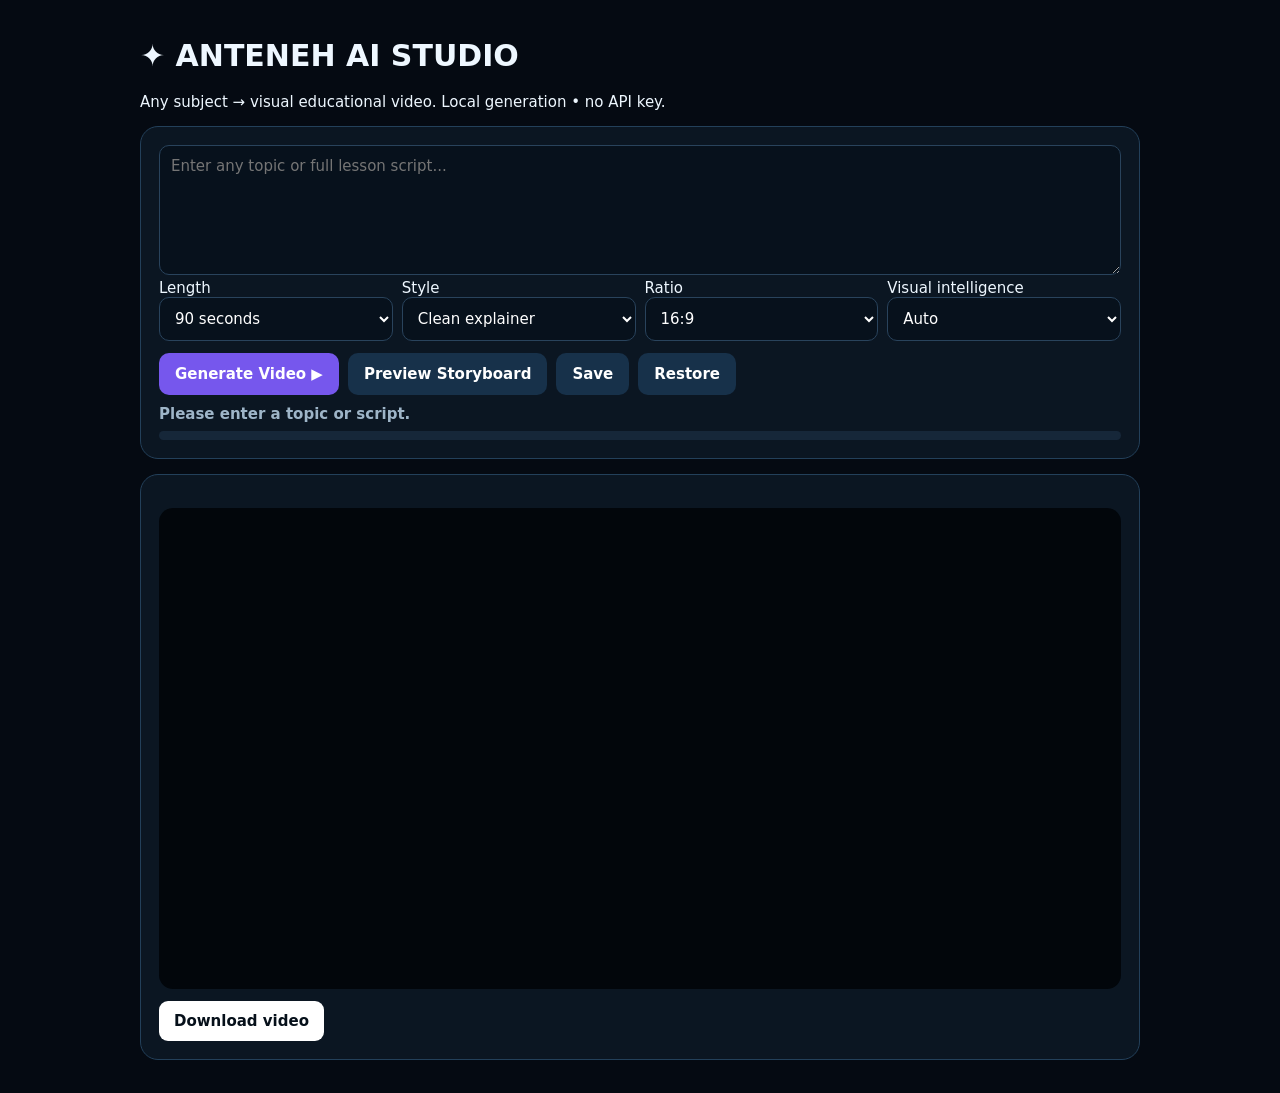
<file: visual-studio.html>
<!doctype html><html lang="en"><head><meta charset="utf-8"><meta name="viewport" content="width=device-width,initial-scale=1"><title>ANTENEH AI STUDIO</title><style>body{margin:0;background:#050a12;color:#eef7ff;font:15px system-ui;padding:18px}main{max-width:1000px;margin:auto}.panel{background:#0b1622;border:1px solid #23405a;border-radius:18px;padding:18px;margin:15px 0}textarea,select,button{font:inherit}textarea,select{width:100%;box-sizing:border-box;background:#07111c;color:#fff;border:1px solid #29435c;border-radius:10px;padding:11px}textarea{min-height:130px}.grid{display:grid;grid-template-columns:repeat(4,1fr);gap:9px}.actions{display:flex;gap:9px;flex-wrap:wrap;margin-top:12px}button{padding:12px 16px;border:0;border-radius:10px;background:#17314a;color:#fff;font-weight:800;cursor:pointer}button.primary{background:#7657ed}button:disabled{opacity:.5;cursor:wait}canvas{width:100%;height:auto;display:block;background:#02060b;border-radius:14px;margin-top:15px}.status{color:#9eb5c8;margin-top:10px;font-weight:700}.bar{height:9px;background:#162739;border-radius:8px;margin-top:8px;overflow:hidden}.fill{height:100%;width:0;background:#46d9ef;transition:width .08s linear}.watch{margin-top:15px;background:#02060b;border-radius:14px;overflow:hidden;border:1px solid #20364a}.watch video{width:100%;display:block;background:#000;max-height:620px}.watch .watch-title{padding:10px 12px;color:#9eb5c8;font-weight:700}.scene{margin:10px 0;padding:12px;border:1px solid #20364a;border-radius:12px;background:#07111c}.scene b{color:#62e6ff}.scene small{display:block;color:#7f9aad;margin-top:4px}@media(max-width:700px){.grid{grid-template-columns:1fr 1fr}}@media(max-width:480px){.grid{grid-template-columns:1fr}.actions button{width:100%}}</style></head><body><main><h1>✦ ANTENEH AI STUDIO</h1><p>Any subject → visual educational video. Local generation • no API key.</p><section class="panel"><textarea id="topic" placeholder="Enter any topic or full lesson script..."></textarea><div class="grid"><label>Length<select id="length"><option value="60">60 seconds</option><option value="90" selected>90 seconds</option><option value="120">2 minutes</option><option value="300">5 minutes</option></select></label><label>Style<select id="style"><option>Clean explainer</option><option>Whiteboard</option><option>Modern presentation</option><option>Minimal motion graphics</option></select></label><label>Ratio<select id="ratio"><option>16:9</option><option>9:16</option><option>1:1</option><option>4:5</option><option>21:9</option></select></label><label>Visual intelligence<select id="mode"><option>Auto</option><option>Diagram focused</option><option>Process focused</option><option>Presentation focused</option></select></label></div><div class="actions"><button class="primary" id="generate">Generate Video ▶</button><button id="preview">Preview Storyboard</button><button id="save">Save</button><button id="restore">Restore</button></div><div id="status" class="status">Ready.</div><div class="bar"><div id="fill" class="fill"></div></div></section><section class="panel"><canvas id="canvas"></canvas><div id="watch" class="watch" hidden><div class="watch-title">▶ Watch your generated video before downloading</div><video id="videoPreview" controls playsinline preload="metadata"></video></div><a id="download" hidden style="display:inline-block;margin-top:12px;background:white;color:#06101a;padding:11px 15px;border-radius:9px;font-weight:800">Download video</a><div id="scenes"></div></section></main><script>
(()=>{
'use strict';
const $=id=>document.getElementById(id),topic=$("topic"),len=$("length"),style=$("style"),ratio=$("ratio"),mode=$("mode"),gen=$("generate"),prev=$("preview"),save=$("save"),restore=$("restore"),status=$("status"),fill=$("fill"),c=$("canvas"),x=c.getContext("2d"),dl=$("download"),list=$("scenes"),watch=$("watch"),video=$("videoPreview");
let scenes=[],busy=false,raf=0,objectUrl="";const FPS=12;
const stopWords=new Set("a an the and or but for from with into onto about above below this that these those is are was were be been being to of in on at by as it its their they them he she we you your our can could should would will may might do does did how what why when where which who than then also very more most some many much each other another between through during after before because while if so such not no yes have has had".split(/\s+/));
const palette=["#4dd7ff","#a78bfa","#62e6a7","#ffcf66","#ff7f9b"];
function size(){return ({"16:9":[1280,720],"9:16":[720,1280],"1:1":[1080,1080],"4:5":[864,1080],"21:9":[1260,540]})[ratio.value]||[1280,720]}
function clean(s){return String(s||"").replace(/https?:\/\/\S+/g," ").replace(/[^\p{L}\p{N}%+→=<>/'’-]/gu," ").replace(/\s+/g," ").trim()}
function tokens(s){return clean(s).split(/\s+/).filter(w=>w.length>2&&!stopWords.has(w.toLowerCase().replace(/[^a-z]/g,"")))}
function unique(a){return [...new Set(a.map(v=>String(v).replace(/^[^\p{L}\p{N}%]+|[^\p{L}\p{N}%]+$/gu,"")).filter(Boolean))]}
function keywords(s,n=6){return unique(tokens(s)).slice(0,n)}
function splitLesson(t){let p=String(t).trim().split(/(?<=[.!?])\s+|\n+/).map(s=>s.trim()).filter(Boolean);if(p.length<3){let b=String(t).trim().replace(/[?.!]$/,'');p=[`What is ${b}?`,`How does ${b} work?`,`What are the main ideas of ${b}?`,`Why does ${b} matter?`,`An example of ${b}.`,`Key takeaway: ${b}.`]}return p}
function classify(text,i,total){let q=text.toLowerCase();if(/[=→+%]/.test(text)||/formula|equation|calculate|equals/.test(q))return"formula";if(/compare|versus|\bvs\b|difference|similar|unlike|both|whereas/.test(q))return"comparison";if(/first|then|next|finally|step|process|procedure|cycle|how .*\bwork\b/.test(q))return"process";if(/cause|because|therefore|leads to|results? in|effect|why /.test(q))return"cause";if(/example|for instance|such as|e\.g\./.test(q))return"example";if(/warning|avoid|mistake|misconception|danger|careful|risk/.test(q))return"warning";if(/timeline|history|year|century|before|after|era|founded|born/.test(q))return"timeline";if(i===0)return"concept";if(i===total-1)return"recap";return"concept"}
function make(t){let p=splitLesson(t),max=+len.value<=60?6:+len.value<=90?7:+len.value<=120?8:12;p=p.slice(0,max);return p.map((text,i)=>{let k=keywords(text,8);return{id:i,title:i===0?"The big question":i===p.length-1?"Key takeaway":k[0]?k[0].replace(/^[a-z]/,m=>m.toUpperCase()):`Key idea ${i+1}`,text,type:classify(text,i,p.length),keywords:k}})}
function fit(text,w,max=3,base=44){let fs=Math.max(18,Math.min(base,w/28)),lines=[],line="";x.font=`700 ${fs}px system-ui`;for(const word of String(text).split(/\s+/)){let n=line?line+" "+word:word;if(x.measureText(n).width>w*.8&&line){lines.push(line);line=word;if(lines.length===max)break}else line=n}if(line&&lines.length<max)lines.push(line);return{lines,fs}}
function roundRect(px,py,pw,ph,r){x.beginPath();if(x.roundRect)x.roundRect(px,py,pw,ph,r);else{x.moveTo(px+r,py);x.arcTo(px+pw,py,px+pw,py+ph,r);x.arcTo(px+pw,py+ph,px,py+ph,r);x.arcTo(px,py+ph,px,py,r);x.arcTo(px,py,px+pw,py,r)}x.closePath()}
function card(px,py,pw,ph,text,accent,scale=1){x.fillStyle="rgba(8,24,38,.94)";x.strokeStyle=accent;x.lineWidth=3;roundRect(px,py,pw,ph,18);x.fill();x.stroke();let z=fit(text,pw,2,Math.max(26,Math.min(46,pw/10)));x.fillStyle="#fff";x.font=`800 ${z.fs*scale}px system-ui`;x.textAlign="center";z.lines.forEach((l,j)=>x.fillText(l,px+pw/2,py+ph/2+(j-(z.lines.length-1)/2)*z.fs*1.2));x.textAlign="left"}
function arrow(x1,y1,x2,y2,accent){x.strokeStyle=accent;x.fillStyle=accent;x.lineWidth=6;x.beginPath();x.moveTo(x1,y1);x.lineTo(x2,y2);x.stroke();let a=Math.atan2(y2-y1,x2-x1);x.beginPath();x.moveTo(x2,y2);x.lineTo(x2-20*Math.cos(a-.55),y2-20*Math.sin(a-.55));x.lineTo(x2-20*Math.cos(a+.55),y2-20*Math.sin(a+.55));x.closePath();x.fill()}
function background(w,h){x.fillStyle="#06111c";x.fillRect(0,0,w,h);let g=x.createRadialGradient(w*.72,h*.18,0,w*.72,h*.18,Math.max(w,h)*.72);g.addColorStop(0,"#102d45");g.addColorStop(1,"#06111c");x.fillStyle=g;x.fillRect(0,0,w,h);x.strokeStyle="rgba(120,210,255,.07)";x.lineWidth=1;for(let i=0;i<w;i+=60){x.beginPath();x.moveTo(i,0);x.lineTo(i,h);x.stroke()}for(let i=0;i<h;i+=60){x.beginPath();x.moveTo(0,i);x.lineTo(w,i);x.stroke()}}
function header(s,w,h){x.fillStyle="#62e6ff";x.font=`900 ${Math.max(24,w/30)}px system-ui`;x.fillText(s.title,w*.06,h*.10);x.fillStyle="#91aabd";x.font=`700 ${Math.max(12,w/90)}px system-ui`;x.fillText(`${s.type.toUpperCase()} • SCENE ${s.id+1}`,w*.06,h*.155)}
function drawConcept(s,t){let w=c.width,h=c.height,ks=s.keywords.length?s.keywords:[s.title],a=palette[s.id%palette.length],cx=w/2,cy=h*.53;card(w*.30,h*.35,w*.40,h*.22,ks[0]||s.title,a,1.08);let others=ks.slice(1,5),r=Math.min(w,h)*.27;others.forEach((k,i)=>{let ang=-Math.PI*.85+i*Math.PI*1.7/Math.max(1,others.length-1),px=cx+Math.cos(ang)*r,py=cy+Math.sin(ang)*r*.72;card(px-w*.09,py-h*.07,w*.18,h*.14,k,palette[(i+1)%palette.length],.78);arrow(px+(cx>px?10:-10),py+(cy>py?8:-8),cx+(px<cx?-r*.45:r*.45),cy+(py<cy?-r*.35:r*.35),palette[(i+1)%palette.length])});x.fillStyle="#fff";x.font=`700 ${Math.max(17,w/60)}px system-ui`;x.textAlign="center";x.fillText("CONCEPT • CONNECTED IDEAS",cx,h*.82);x.textAlign="left"}
function drawProcess(s,t){let w=c.width,h=c.height,ks=s.keywords.slice(0,5);if(!ks.length)ks=[s.title];let n=ks.length,gap=w*.025,box=(w*.82-gap*(n-1))/n,y=h*.39;ks.forEach((k,i)=>{let xx=w*.09+i*(box+gap),yy=y+Math.sin(t/350+i)*7;card(xx,yy,box,h*.21,k,palette[i%palette.length],.88);if(i<n-1)arrow(xx+box+4,yy+h*.105,xx+box+gap-4,y+h*.105,"#fff")});x.fillStyle="#fff";x.font=`800 ${Math.max(17,w/58)}px system-ui`;x.textAlign="center";x.fillText("SEQUENCE / PROCESS",w/2,h*.78);x.textAlign="left"}
function drawComparison(s){let w=c.width,h=c.height,ks=s.keywords.length?s.keywords:["A","B"],mid=w/2;card(w*.07,h*.36,w*.36,h*.27,ks[0],palette[s.id%5],1);card(w*.57,h*.36,w*.36,h*.27,ks[1]||"B",palette[(s.id+1)%5],1);arrow(w*.43,h*.50,w*.56,h*.50,"#fff");x.fillStyle="#a9bfd0";x.font=`800 ${Math.max(15,w/65)}px system-ui`;x.textAlign="center";x.fillText("COMPARE • CONTRAST • UNDERSTAND",mid,h*.78);x.textAlign="left"}
function drawCause(s){let w=c.width,h=c.height,ks=s.keywords.length?s.keywords:["Cause","Effect"];card(w*.08,h*.36,w*.32,h*.25,ks[0],palette[s.id%5]);card(w*.60,h*.36,w*.32,h*.25,ks[1]||"Effect",palette[(s.id+1)%5]);arrow(w*.40,h*.485,w*.59,h*.485,"#fff");x.fillStyle="#fff";x.font=`900 ${Math.max(17,w/58)}px system-ui`;x.textAlign="center";x.fillText("WHY → RESULT",w/2,h*.76);x.textAlign="left"}
function drawFormula(s,t){let w=c.width,h=c.height,parts=unique((s.text.match(/[\p{L}\p{N}%]+|→|=|\+/gu)||s.keywords)).slice(0,7);if(!parts.length)parts=[s.title];let gap=w*.018,box=(w*.82-gap*(parts.length-1))/parts.length,y=h*.39;parts.forEach((p,i)=>{let xx=w*.09+i*(box+gap);card(xx,y,box,h*.21,p,palette[i%5],1+.04*Math.sin(t/250+i));if(i<parts.length-1)arrow(xx+box+3,y+h*.105,xx+box+gap-3,y+h*.105,"#fff")});x.fillStyle="#a9bfd0";x.font=`800 ${Math.max(15,w/65)}px system-ui`;x.textAlign="center";x.fillText("RELATIONSHIP / EQUATION",w/2,h*.78);x.textAlign="left"}
function drawTimeline(s,t){let w=c.width,h=c.height,ks=s.keywords.slice(0,6);if(!ks.length)ks=[s.title];let y=h*.52,x0=w*.10,x1=w*.90;x.strokeStyle=palette[s.id%5];x.lineWidth=8;x.beginPath();x.moveTo(x0,y);x.lineTo(x1,y);x.stroke();ks.forEach((k,i)=>{let xx=x0+(x1-x0)*(i/Math.max(1,ks.length-1));x.fillStyle=palette[i%5];x.beginPath();x.arc(xx,y,14+6*Math.sin(t/280+i),0,Math.PI*2);x.fill();card(Math.max(8,xx-w*.08),y-h*.25,w*.16,h*.16,k,palette[i%5],.7)})}
function drawExample(s,warning){let w=c.width,h=c.height,a=warning?"#ff7f9b":palette[s.id%5],title=warning?"WATCH FOR THIS":"REAL EXAMPLE";x.fillStyle=a;x.font=`900 ${Math.max(19,w/48)}px system-ui`;x.fillText(title,w*.08,h*.31);let z=fit(s.text,w*.78,5,Math.max(24,w/32));x.fillStyle="#fff";x.font=`700 ${z.fs}px system-ui`;z.lines.forEach((l,i)=>x.fillText(l,w*.08,h*.42+i*z.fs*1.35));x.strokeStyle=a;x.lineWidth=6;x.beginPath();x.arc(w*.82,h*.68,Math.min(w,h)*.09*(1+.06*Math.sin(performance.now()/220)),0,Math.PI*2);x.stroke();x.fillStyle=a;x.font=`900 ${Math.max(24,w/45)}px system-ui`;x.textAlign="center";x.fillText(warning?"!":"✓",w*.82,h*.68+9);x.textAlign="left"}
function drawRecap(s,t){let w=c.width,h=c.height,ks=s.keywords.slice(0,6),cx=w/2,cy=h*.53,r=Math.min(w,h)*.22;ks.forEach((k,i)=>{let ang=i/Math.max(1,ks.length)*Math.PI*2+t/500,px=cx+Math.cos(ang)*r*1.5,py=cy+Math.sin(ang)*r;card(px-w*.09,py-h*.07,w*.18,h*.14,k,palette[i%5],.72);arrow(px+(cx>px?12:-12),py+(cy>py?10:-10),cx+(px<cx?-r:r)*.5,cy+(py<cy?-r:r)*.3,palette[i%5])});x.fillStyle="#fff";x.font=`900 ${Math.max(20,w/50)}px system-ui`;x.textAlign="center";x.fillText("KEY IDEAS",cx,cy+8);x.textAlign="left"}
function render(s,t){let w=c.width,h=c.height;background(w,h);header(s,w,h);switch(s.type){case"process":drawProcess(s,t);break;case"comparison":drawComparison(s);break;case"cause":drawCause(s);break;case"formula":drawFormula(s,t);break;case"timeline":drawTimeline(s,t);break;case"example":drawExample(s,false);break;case"warning":drawExample(s,true);break;case"recap":drawRecap(s,t);break;default:drawConcept(s,t)}}
function setup(){let text=topic.value.trim();if(!text){status.textContent="Please enter a topic or script.";return false}let d=size();c.width=d[0];c.height=d[1];scenes=make(text);list.innerHTML=scenes.map((s,i)=>`<div class="scene"><b>${i+1}. ${escapeHtml(s.title)}</b><small>${s.type} — ${escapeHtml(s.text)}</small></div>`).join("");fill.style.width="0%";render(scenes[0],0);return true}
function escapeHtml(s){return String(s).replace(/[&<>"']/g,ch=>({"&":"&amp;","<":"&lt;",">":"&gt;","\"":"&quot;","'":"&#39;"}[ch]))}
function stopAnim(){if(raf){cancelAnimationFrame(raf);raf=0}}
function animate(total,onDone,label){stopAnim();let start=performance.now();function frame(now){let elapsed=now-start,p=Math.min(1,elapsed/total),idx=Math.min(scenes.length-1,Math.floor(p*scenes.length));render(scenes[idx],now);fill.style.width=(p*100).toFixed(1)+"%";status.textContent=`${label} ${Math.floor(p*100)}%`;if(p<1)raf=requestAnimationFrame(frame);else{render(scenes[scenes.length-1],now);fill.style.width="100%";onDone()}}raf=requestAnimationFrame(frame)}
function setBusy(v){busy=v;gen.disabled=v;prev.disabled=v;save.disabled=v;restore.disabled=v}
prev.onclick=()=>{if(busy||!setup())return;setBusy(true);animate(Math.min(15000,+len.value*1000),()=>{setBusy(false);status.textContent="Preview complete."},"Preview")};
gen.onclick=()=>{if(busy||!setup())return;if(typeof c.captureStream!=="function"||typeof MediaRecorder!=="function"){status.textContent="This browser cannot export canvas video. Please use current Chrome or Edge.";return}setBusy(true);dl.hidden=true;watch.hidden=true;fill.style.width="0%";let stream;try{stream=c.captureStream(FPS)}catch(e){setBusy(false);status.textContent="Could not start video capture in this browser.";return}let mime="";for(const m of ["video/webm;codecs=vp9","video/webm;codecs=vp8","video/webm"]){if(MediaRecorder.isTypeSupported(m)){mime=m;break}}if(!mime){setBusy(false);status.textContent="No supported WebM video format was found.";stream.getTracks().forEach(t=>t.stop());return}let rec;try{rec=new MediaRecorder(stream,{mimeType:mime,videoBitsPerSecond:1800000})}catch(e){try{rec=new MediaRecorder(stream)}catch(err){setBusy(false);stream.getTracks().forEach(t=>t.stop());status.textContent="Video recorder could not start.";return}}let chunks=[];rec.ondataavailable=e=>{if(e.data&&e.data.size)chunks.push(e.data)};rec.onerror=()=>{stopAnim();stream.getTracks().forEach(t=>t.stop());setBusy(false);status.textContent="Video recording failed. Try current Chrome or Edge."};rec.onstop=()=>{stopAnim();stream.getTracks().forEach(t=>t.stop());if(!chunks.length){setBusy(false);status.textContent="No video data was produced.";return}if(objectUrl)URL.revokeObjectURL(objectUrl);let blob=new Blob(chunks,{type:mime});objectUrl=URL.createObjectURL(blob);video.src=objectUrl;video.load();watch.hidden=false;dl.href=objectUrl;dl.download="anteneh-ai-studio-video.webm";dl.hidden=false;setBusy(false);fill.style.width="100%";status.textContent="Video ready — watch it above, then download."};rec.start(250);animate(+len.value*1000,()=>{setTimeout(()=>{if(rec.state!=="inactive")rec.stop()},150)},"Generating video")};
save.onclick=()=>{try{localStorage.setItem("anteneh-ai-studio-project",JSON.stringify({topic:topic.value,length:len.value,style:style.value,ratio:ratio.value,mode:mode.value,scenes}));status.textContent="Project saved on this device."}catch(e){status.textContent="Could not save this project on this device."}};
restore.onclick=()=>{try{let p=JSON.parse(localStorage.getItem("anteneh-ai-studio-project")||"null");if(!p){status.textContent="No saved project found.";return}topic.value=p.topic||"";len.value=p.length||"90";style.value=p.style||style.value;ratio.value=p.ratio||ratio.value;mode.value=p.mode||mode.value;setup();status.textContent="Project restored."}catch(e){status.textContent="Could not restore saved project."}};
ratio.onchange=()=>{if(topic.value.trim())setup()};
window.addEventListener("beforeunload",()=>{if(objectUrl)URL.revokeObjectURL(objectUrl);stopAnim()});
setup();
})();</script></body></html>
</file>
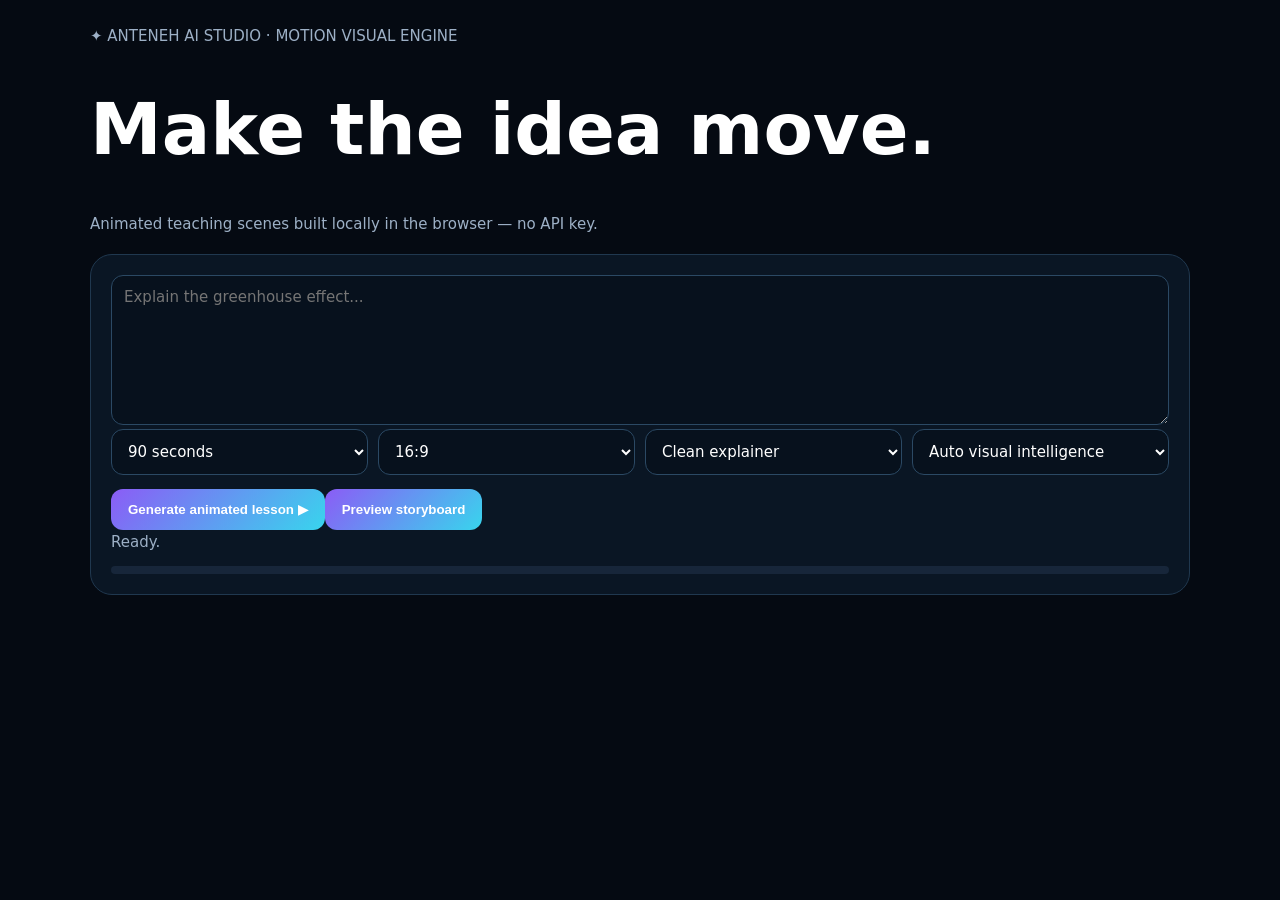
<file: visual-v2.html>
<!doctype html><html><head><meta charset="utf-8"><meta name="viewport" content="width=device-width,initial-scale=1"><title>ANTENEH AI STUDIO — Motion Visual Engine</title><style>body{margin:0;background:#050a12;color:#fff;font:15px system-ui}main{max-width:1100px;margin:auto;padding:24px 16px}h1{font-size:clamp(38px,8vw,72px);line-height:.94}.muted{color:#9db0c6;line-height:1.6}.panel{padding:20px;margin-top:18px;background:#0a1624;border:1px solid #20384f;border-radius:22px}textarea,select{width:100%;box-sizing:border-box;background:#07111d;color:#fff;border:1px solid #2b4964;border-radius:12px;padding:12px;font:inherit}textarea{min-height:150px}.grid{display:grid;grid-template-columns:repeat(4,1fr);gap:10px}.btn{margin-top:14px;padding:13px 17px;border:0;border-radius:12px;background:linear-gradient(135deg,#8b5cf6,#38d5ed);color:#fff;font-weight:900}.stage{margin-top:16px;background:#02060b;border:1px solid #29445d;border-radius:18px;overflow:hidden}.stage canvas{width:100%;display:block}.bar{height:8px;background:#17263a;margin-top:12px;border-radius:8px}.fill{height:100%;width:0;background:#45d7f2}.scenes{display:grid;grid-template-columns:repeat(2,1fr);gap:10px;margin-top:14px}.scene{padding:12px;background:#091522;border:1px solid #20384f;border-radius:13px}.scene.active{border-color:#45d7f2}@media(max-width:750px){.grid,.scenes{grid-template-columns:1fr 1fr}}@media(max-width:500px){.grid,.scenes{grid-template-columns:1fr}}</style></head><body><main><div class="muted">✦ ANTENEH AI STUDIO · MOTION VISUAL ENGINE</div><h1>Make the idea move.</h1><p class="muted">Animated teaching scenes built locally in the browser — no API key.</p><section class="panel"><textarea id="p" placeholder="Explain the greenhouse effect..."></textarea><div class="grid"><select id="len"><option value="60">60 seconds</option><option value="90" selected>90 seconds</option><option value="120">2 minutes</option><option value="300">5 minutes</option></select><select id="asp"><option>16:9</option><option>9:16</option><option>1:1</option><option>4:5</option><option>21:9</option></select><select><option>Clean explainer</option><option>Whiteboard</option><option>Modern presentation</option></select><select><option>Auto visual intelligence</option><option>Diagram focused</option><option>Process focused</option></select></div><button id="go" class="btn">Generate animated lesson ▶</button><button id="pre" class="btn">Preview storyboard</button><div id="status" class="muted">Ready.</div><div class="bar"><div id="fill" class="fill"></div></div></section><section id="out" class="panel" style="display:none"><div id="meta" class="muted"></div><div class="stage"><canvas id="c"></canvas></div><a id="dl" style="display:inline-block;margin-top:14px;background:#fff;color:#07111d;padding:12px 16px;border-radius:10px;text-decoration:none;font-weight:900">Download video</a><div id="scenes" class="scenes"></div></section></main><script>(()=>{const $=i=>document.getElementById(i),p=$("p"),len=$("len"),asp=$("asp"),go=$("go"),pre=$("pre"),st=$("status"),fill=$("fill"),out=$("out"),meta=$("meta"),c=$("c"),x=c.getContext("2d"),dl=$("dl"),list=$("scenes");let S=[],m=0,url="";function scenes(t){let q=t.toLowerCase();if(q.includes("greenhouse"))return[{t:"Sunlight arrives",d:"Sunlight warms Earth.",k:"process"},{t:"Heat leaves",d:"Earth sends infrared heat toward space.",k:"process"},{t:"Greenhouse gases",d:"Gases absorb and re-radiate part of the heat.",k:"cause"},{t:"Natural effect",d:"The natural greenhouse effect supports life.",k:"concept"},{t:"Human influence",d:"More greenhouse gases can increase retained energy.",k:"cause"},{t:"Energy balance",d:"Incoming energy and outgoing heat form a balance.",k:"cycle"},{t:"Remember",d:"Sunlight enters → Earth warms → heat leaves.",k:"recap"}];if(q.includes("photosynthesis"))return[{t:"Inputs",d:"SUNLIGHT + CO₂ + WATER",k:"formula"},{t:"Leaf machinery",d:"Chloroplasts capture light energy.",k:"diagram"},{t:"Transformation",d:"Inputs become glucose using captured energy.",k:"process"},{t:"Oxygen",d:"Oxygen is released.",k:"cause"},{t:"Equation",d:"SUNLIGHT + CO₂ + WATER → GLUCOSE + O₂",k:"formula"},{t:"Stored energy",d:"Glucose stores chemical energy.",k:"process"},{t:"Remember",d:"Light energy becomes chemical energy.",k:"recap"}];if(q.includes("volcano"))return[{t:"Magma chamber",d:"Magma collects underground.",k:"diagram"},{t:"Pressure builds",d:"Heat and gases raise pressure.",k:"cause"},{t:"Magma rises",d:"Magma moves through a pathway.",k:"process"},{t:"Eruption",d:"Pressure drives material through the vent.",k:"process"},{t:"Lava",d:"Magma at the surface is lava.",k:"concept"},{t:"Ash and gases",d:"Eruptions release ash and gases.",k:"cause"},{t:"Sequence",d:"Magma → pressure → vent → eruption → lava.",k:"formula"},{t:"Remember",d:"A pressurized magma system finds a path out.",k:"recap"}];return t.split(/(?<=[.!?])\s+/).filter(Boolean).slice(0,10).map((v,i)=>({t:i?"Key idea "+i:"Opening",d:v,k:/because|cause|result|increase|impact/.test(v.toLowerCase())?"cause":/first|then|next|step|process/.test(v.toLowerCase())?"process":"concept"}))}function resize(){let z={"16:9":[1280,720],"9:16":[720,1280],"1:1":[1080,1080],"4:5":[864,1080],"21:9":[1260,540]}[asp.value];c.width=z[0];c.height=z[1]}function bg(){let g=x.createLinearGradient(0,0,c.width,c.height);g.addColorStop(0,"#081a2b");g.addColorStop(1,"#02060b");x.fillStyle=g;x.fillRect(0,0,c.width,c.height)}function txt(s,X,Y,z,max){x.fillStyle="#fff";x.font=`800 ${z}px system-ui`;let a=s.split(" "),line="",L=[];for(let w of a){let n=line?line+" "+w:w;if(x.measureText(n).width>max&&line){L.push(line);line=w}else line=n}if(line)L.push(line);L.forEach((v,i)=>x.fillText(v,X,Y+i*z*1.25))}function box(X,Y,W,H,s,hi=false){x.fillStyle=hi?"#7048bb":"#0d273b";x.strokeStyle="#3b617d";x.lineWidth=2;x.beginPath();x.roundRect(X,Y,W,H,18);x.fill();x.stroke();x.fillStyle="#fff";x.font=`900 ${Math.max(14,W/20)}px system-ui`;x.fillText(s,X+18,Y+H/2+7)}function arrow(a,b,d,e){x.strokeStyle="#48d9f5";x.fillStyle="#48d9f5";x.lineWidth=6;x.beginPath();x.moveTo(a,b);x.lineTo(d,e);x.stroke();let q=Math.atan2(e-b,d-a);x.beginPath();x.moveTo(d,e);x.lineTo(d-18*Math.cos(q-.45),e-18*Math.sin(q-.45));x.lineTo(d-18*Math.cos(q+.45),e-18*Math.sin(q+.45));x.fill();let px=a+(d-a)*m,py=b+(e-b)*m;x.beginPath();x.arc(px,py,9,0,7);x.fill()}function draw(s){bg();txt(s.t,c.width*.06,c.height*.15,Math.max(25,c.width/28),c.width*.84);let w=c.width,h=c.height,p=w*.07;if(s.k==="process"){let b=w*.22,g=w*.07;box(p,h*.40,b,h*.20,"INPUT");box(p+b+g,h*.40,b,h*.20,"CHANGE",true);box(p+2*(b+g),h*.40,b,h*.20,"RESULT");arrow(p+b+8,h*.50,p+b+g-8,h*.50);arrow(p+2*b+g+8,h*.50,p+2*b+2*g-8,h*.50)}else if(s.k==="cause"){box(p,h*.40,w*.25,h*.20,"CAUSE");box(w*.68,h*.40,w*.25,h*.20,"RESULT",true);arrow(p+w*.25+10,h*.50,w*.68-10,h*.50)}else if(s.k==="formula"){let arr=s.d.split(/\s*(→|=)\s*/).filter(Boolean),X=p;arr.forEach((v,i)=>{if(v==="→"||v==="="){arrow(X,h*.50,X+w*.08,h*.50);X+=w*.10}else{let W=Math.min(w*.25,Math.max(w*.18,x.measureText(v).width+40));box(X,h*.40,W,h*.20,v,i===Math.floor(arr.length/2));X+=W+w*.025}})}else if(s.k==="cycle"){let cx=w*.5,cy=h*.50,r=Math.min(w,h)*.22;x.strokeStyle="#48d9f5";x.lineWidth=9;x.beginPath();x.arc(cx,cy,r,0,6.1);x.stroke();let a=m*6.1;x.fillStyle="#8b5cf6";x.beginPath();x.arc(cx+r*Math.cos(a),cy+r*Math.sin(a),15,0,7);x.fill();["INPUT","CHANGE","RESULT"].forEach((v,i)=>box(cx+r*Math.cos(i*2.1)-w*.09,cy+r*Math.sin(i*2.1)-h*.06,w*.18,h*.12,v,i===1))}else if(s.k==="diagram"){let cx=w*.5,cy=h*.50;x.fillStyle="#203d53";x.beginPath();x.arc(cx,cy,Math.min(w,h)*.17,0,7);x.fill();x.strokeStyle="#5ee1ff";x.lineWidth=4;x.stroke();[[p,h*.34,"PART 1"],[w*.73,h*.34,"PART 2"],[p,h*.69,"PART 3"],[w*.73,h*.69,"PART 4"]].forEach((a,i)=>{box(a[0],a[1],w*.19,h*.13,a[2],i===2);arrow(a[0]<w/2?a[0]+w*.19:a[0],a[1]+h*.065,a[0]<w/2?cx-w*.17:cx+w*.17,cy)})}else if(s.k==="recap"){["IDEA","PROCESS","RESULT"].forEach((v,i)=>{let X=w*(.18+i*.32);x.fillStyle=i===1?"#8b5cf6":"#102b40";x.beginPath();x.arc(X,h*.5,Math.min(w,h)*.10,0,7);x.fill();x.fillStyle="#fff";x.textAlign="center";x.font=`900 ${Math.max(12,w/65)}px system-ui`;x.fillText(v,X,h*.51);x.textAlign="left";if(i<2)arrow(X+Math.min(w,h)*.1+8,h*.5,w*(.18+(i+1)*.32)-Math.min(w,h)*.1-8,h*.5)})}else{let cx=w*.5,cy=h*.51,r=Math.min(w,h)*.13;x.fillStyle="#8b5cf6";x.beginPath();x.arc(cx,cy,r,0,7);x.fill();x.fillStyle="#fff";x.textAlign="center";x.font=`900 ${Math.max(16,w/52)}px system-ui`;x.fillText("CORE IDEA",cx,cy+6);x.textAlign="left"}txt(s.d,p,h*.82,Math.max(14,w/57),w*.86)}function renderPreview(){S=scenes(p.value);out.style.display="block";list.innerHTML=S.map((s,i)=>`<div class="scene" data-i="${i}"><b>${i+1}. ${s.t}</b><small>${s.k}</small><p>${s.d}</p></div>`).join("");list.querySelectorAll(".scene").forEach(e=>e.onclick=()=>{active=+e.dataset.i;resize();m=0;draw(S[active])});resize();draw(S[0]);meta.textContent=`${S.length} animated teaching scenes • ${asp.value} • no API key`;out.scrollIntoView({behavior:"smooth"})}function scenes(t){return[]};function scenes(t){return make(t)}function make(t){return scenesReal(t)}function scenesReal(t){let q=t.toLowerCase();if(q.includes("greenhouse"))return[{t:"Sunlight arrives",d:"Sunlight warms Earth.",k:"process"},{t:"Heat leaves",d:"Earth sends infrared heat toward space.",k:"process"},{t:"Greenhouse gases",d:"Gases absorb and re-radiate part of the heat.",k:"cause"},{t:"Natural effect",d:"The natural greenhouse effect supports life.",k:"concept"},{t:"Human influence",d:"More greenhouse gases can increase retained energy.",k:"cause"},{t:"Energy balance",d:"Incoming energy and outgoing heat form a balance.",k:"cycle"},{t:"Remember",d:"Sunlight enters → Earth warms → heat leaves.",k:"recap"}];if(q.includes("photosynthesis"))return[{t:"Inputs",d:"SUNLIGHT + CO₂ + WATER",k:"formula"},{t:"Leaf machinery",d:"Chloroplasts capture light energy.",k:"diagram"},{t:"Transformation",d:"Inputs become glucose using captured energy.",k:"process"},{t:"Oxygen",d:"Oxygen is released.",k:"cause"},{t:"Equation",d:"SUNLIGHT + CO₂ + WATER → GLUCOSE + O₂",k:"formula"},{t:"Stored energy",d:"Glucose stores chemical energy.",k:"process"},{t:"Remember",d:"Light energy becomes chemical energy.",k:"recap"}];if(q.includes("volcano"))return[{t:"Magma chamber",d:"Magma collects underground.",k:"diagram"},{t:"Pressure builds",d:"Heat and gases raise pressure.",k:"cause"},{t:"Magma rises",d:"Magma moves through a pathway.",k:"process"},{t:"Eruption",d:"Pressure drives material through the vent.",k:"process"},{t:"Lava",d:"Magma at the surface is lava.",k:"concept"},{t:"Ash and gases",d:"Eruptions release ash and gases.",k:"cause"},{t:"Sequence",d:"Magma → pressure → vent → eruption → lava.",k:"formula"},{t:"Remember",d:"A pressurized magma system finds a path out.",k:"recap"}];return t.split(/(?<=[.!?])\s+/).filter(Boolean).slice(0,10).map((v,i)=>({t:i?"Key idea "+i:"Opening",d:v,k:/because|cause|result|increase|impact/.test(v.toLowerCase())?"cause":/first|then|next|step|process/.test(v.toLowerCase())?"process":"concept"}))}
async function generate(){let t=p.value.trim();if(!t){st.textContent="Enter a topic or script first.";return}S=scenesReal(t);out.style.display="block";list.innerHTML=S.map((s,i)=>`<div class="scene" data-i="${i}"><b>${i+1}. ${s.t}</b><small>${s.k}</small><p>${s.d}</p></div>`).join("");resize();let stream=c.captureStream(24),mime="video/webm;codecs=vp9",r=new MediaRecorder(stream,{mimeType:MediaRecorder.isTypeSupported(mime)?mime:"video/webm"}),chunks=[];r.ondataavailable=e=>e.data.size&&chunks.push(e.data);r.start(200);let each=Math.max(900,+len.value*1000/S.length);for(let i=0;i<S.length;i++){let start=performance.now();while(performance.now()-start<each){m=(performance.now()-start)/each;resize();draw(S[i]);list.querySelectorAll(".scene").forEach((e,j)=>e.classList.toggle("active",j===i));let v=(i+m)/S.length*100;fill.style.width=v+"%";st.textContent=`Animating scene ${i+1}: ${S[i].t}`;await new Promise(requestAnimationFrame)}}r.stop();await new Promise(ok=>r.onstop=ok);stream.getTracks().forEach(t=>t.stop());let b=new Blob(chunks,{type:"video/webm"});if(url)URL.revokeObjectURL(url);url=URL.createObjectURL(b);dl.href=url;dl.download=`anteneh-motion-${asp.value.replace(":","x")}.webm`;dl.textContent=`Download animated lesson • ${(b.size/1048576).toFixed(1)} MB`;st.textContent="✓ Animated lesson generated.";fill.style.width="100%"}go.onclick=generate;pre.onclick=renderPreview})();</script></body></html>
</file>
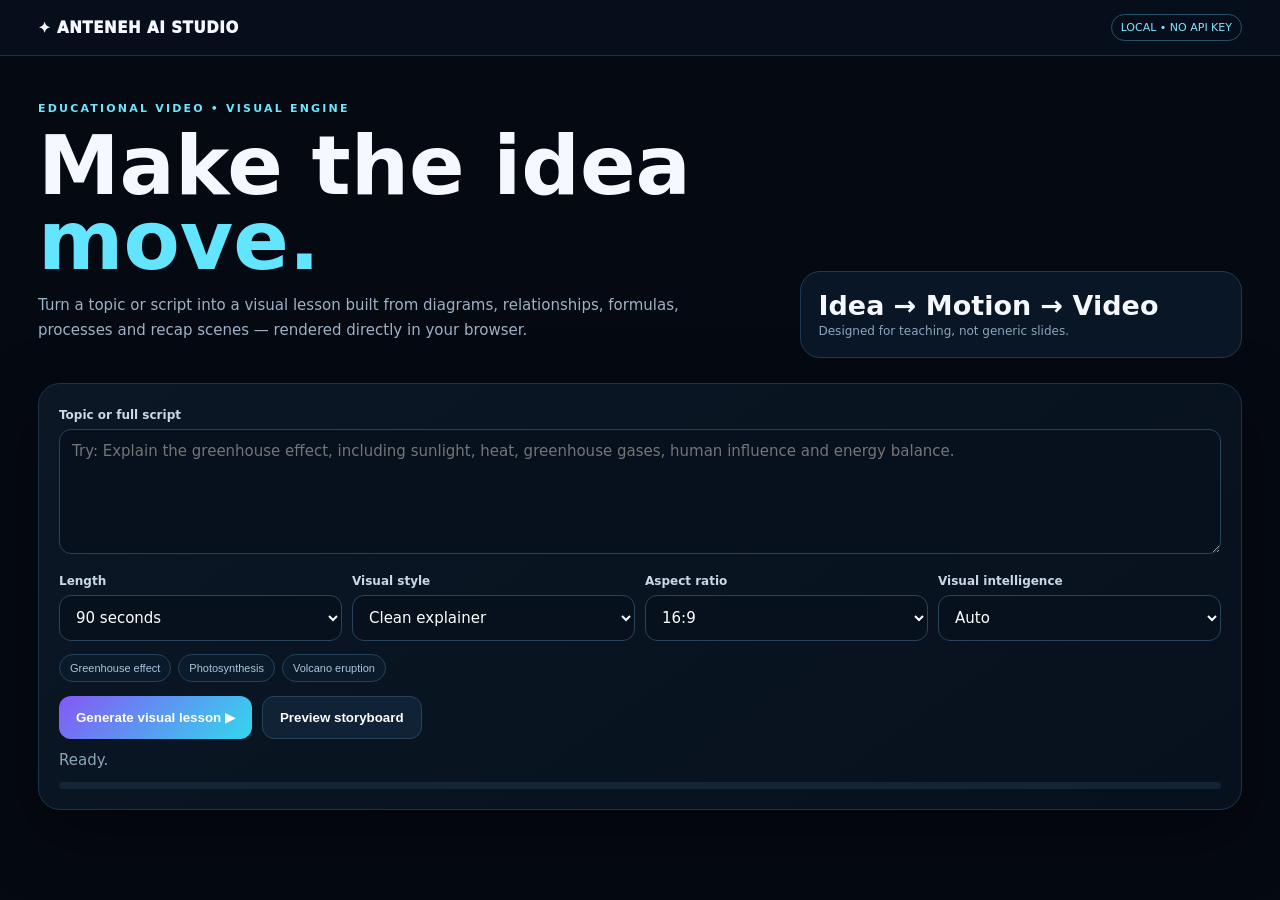
<file: visual-v3.html>
<!doctype html><html lang="en"><head><meta charset="utf-8"><meta name="viewport" content="width=device-width,initial-scale=1"><meta name="theme-color" content="#050912"><title>ANTENEH AI STUDIO — Visual Lesson Studio</title><style>*{box-sizing:border-box}body{margin:0;background:#050912;color:#f5f8ff;font:15px Inter,system-ui,-apple-system,Segoe UI,sans-serif}header{position:sticky;top:0;z-index:10;background:#07101de8;border-bottom:1px solid #1c3047;backdrop-filter:blur(16px)}.nav{max-width:1240px;margin:auto;padding:14px 18px;display:flex;justify-content:space-between;align-items:center}.brand{font-weight:950;letter-spacing:.04em}.live{font-size:11px;color:#7fe8ff;border:1px solid #25536b;border-radius:99px;padding:6px 9px}.wrap{max-width:1240px;margin:auto;padding:28px 18px 70px}.hero{display:grid;grid-template-columns:1.25fr .75fr;gap:24px;align-items:end;padding:18px 0 25px}.eyebrow{color:#6ce5ff;font-size:11px;font-weight:900;letter-spacing:.2em}.hero h1{font-size:clamp(42px,7vw,82px);line-height:.91;margin:14px 0}.hero p{max-width:680px;color:#9fb1c6;line-height:1.65}.mini{border:1px solid #203950;background:#091625;border-radius:20px;padding:18px}.mini strong{display:block;font-size:27px}.mini span{color:#8fa5ba;font-size:12px}.panel{background:linear-gradient(145deg,#0b1725,#07111d);border:1px solid #1c344c;border-radius:22px;padding:20px;box-shadow:0 24px 70px #0007}label{display:block;color:#c9d7e7;font-size:12px;font-weight:850;margin:4px 0 7px}.prompt{min-height:125px;resize:vertical}.field,select,textarea{width:100%;background:#07111d;color:#fff;border:1px solid #29435b;border-radius:12px;padding:12px;font:inherit;outline:none}.field:focus,select:focus,textarea:focus{border-color:#55ddf8}.grid{display:grid;grid-template-columns:repeat(4,1fr);gap:10px;margin-top:12px}.actions{display:flex;gap:10px;margin-top:14px}.btn{border:1px solid #29435b;background:#102236;color:#fff;border-radius:12px;padding:13px 17px;font-weight:900;cursor:pointer}.btn:hover{transform:translateY(-1px);border-color:#5edff7}.primary{border:0;background:linear-gradient(135deg,#8558f5,#32d7ed)}.examples{display:flex;gap:7px;flex-wrap:wrap;margin-top:13px}.example{border:1px solid #24425a;background:#0b1b2b;color:#a9c6da;border-radius:99px;padding:7px 10px;font-size:11px;cursor:pointer}.status{color:#8ea5ba;margin-top:12px;min-height:22px}.progress{height:7px;background:#142437;border-radius:99px;overflow:hidden;margin-top:9px}.fill{height:100%;width:0;background:linear-gradient(90deg,#8558f5,#32d7ed)}.studio{display:none;margin-top:18px}.studio.show{display:block}.topline{display:flex;justify-content:space-between;gap:12px;align-items:center}.topline h2{margin:0}.meta{color:#8ea5ba;font-size:12px}.stage{margin-top:14px;position:relative;background:#02050a;border:1px solid #284158;border-radius:18px;overflow:hidden}.stage canvas{display:block;width:100%;height:auto}.hud{position:absolute;top:12px;left:12px;right:12px;display:flex;justify-content:space-between;pointer-events:none}.chip{background:#061321d9;border:1px solid #ffffff1f;border-radius:99px;padding:7px 10px;font-size:11px;backdrop-filter:blur(8px)}.below{display:grid;grid-template-columns:1fr 1fr;gap:14px;margin-top:14px}.story{display:grid;grid-template-columns:repeat(2,1fr);gap:9px}.scene{border:1px solid #1d344a;background:#091522;border-radius:13px;padding:12px;cursor:pointer}.scene:hover,.scene.active{border-color:#57def7;background:#0b1b2b}.scene b{font-size:12px}.scene small{display:block;color:#66dff6;font-size:10px;text-transform:uppercase;letter-spacing:.08em;margin-top:4px}.scene p{font-size:11px;color:#8fa6ba;line-height:1.45;margin:6px 0 0}.download{display:inline-block;background:#fff;color:#07111d;text-decoration:none;border-radius:11px;padding:12px 16px;font-weight:950;margin-top:12px}.notes{border:1px solid #1d344a;background:#091522;border-radius:14px;padding:15px;color:#91a7bb;line-height:1.55;font-size:12px}.notes strong{color:#eaf6ff}.kbd{display:inline-block;border:1px solid #38536a;border-radius:5px;padding:1px 5px;color:#c8d7e6}@media(max-width:800px){.hero{grid-template-columns:1fr}.grid{grid-template-columns:1fr 1fr}.below{grid-template-columns:1fr}}@media(max-width:520px){.wrap{padding:20px 12px 55px}.grid,.story{grid-template-columns:1fr}.actions{display:grid;grid-template-columns:1fr}.hero h1{font-size:48px}}
</style></head><body><header><div class="nav"><div class="brand">✦ ANTENEH AI STUDIO</div><div class="live">LOCAL • NO API KEY</div></div></header><main class="wrap"><section class="hero"><div><div class="eyebrow">EDUCATIONAL VIDEO • VISUAL ENGINE</div><h1>Make the idea <span style="color:#63e4ff">move.</span></h1><p>Turn a topic or script into a visual lesson built from diagrams, relationships, formulas, processes and recap scenes — rendered directly in your browser.</p></div><div class="mini"><strong>Idea → Motion → Video</strong><span>Designed for teaching, not generic slides.</span></div></section><section class="panel"><label for="prompt">Topic or full script</label><textarea class="field prompt" id="prompt" placeholder="Try: Explain the greenhouse effect, including sunlight, heat, greenhouse gases, human influence and energy balance."></textarea><div class="grid"><div><label>Length</label><select id="length"><option value="60">60 seconds</option><option value="90" selected>90 seconds</option><option value="120">2 minutes</option><option value="300">5 minutes</option></select></div><div><label>Visual style</label><select id="style"><option>Clean explainer</option><option>Whiteboard</option><option>Modern presentation</option><option>Minimal motion graphics</option></select></div><div><label>Aspect ratio</label><select id="aspect"><option>16:9</option><option>9:16</option><option>1:1</option><option>4:5</option><option>21:9</option></select></div><div><label>Visual intelligence</label><select id="mode"><option>Auto</option><option>Diagram focused</option><option>Process focused</option><option>Presentation focused</option></select></div></div><div class="examples"><button class="example" data-topic="The Greenhouse Effect">Greenhouse effect</button><button class="example" data-topic="Photosynthesis">Photosynthesis</button><button class="example" data-topic="How Does a Volcano Erupt?">Volcano eruption</button></div><div class="actions"><button class="btn primary" id="generate">Generate visual lesson ▶</button><button class="btn" id="preview">Preview storyboard</button></div><div id="status" class="status">Ready.</div><div class="progress"><div id="fill" class="fill"></div></div></section><section id="studio" class="panel studio"><div class="topline"><div><h2>Visual lesson</h2><div id="meta" class="meta"></div></div><div id="sceneCount" class="chip">0 scenes</div></div><div class="stage"><canvas id="canvas"></canvas><div class="hud"><span id="sceneChip" class="chip">Scene 1</span><span id="typeChip" class="chip">Concept</span></div></div><a id="download" class="download">Download video</a><div class="below"><div class="story" id="story"></div><div class="notes"><strong>Visual system</strong><br><br>Each scene has a teaching job. The engine selects a visual grammar — process, cause/effect, formula, cycle, labeled system or recap — then animates relationships instead of placing text on empty slides.<br><br><span class="kbd">Preview storyboard</span> lets you inspect the sequence before rendering the final video.</div></div></section></main><script>(()=>{const $=id=>document.getElementById(id),p=$("prompt"),len=$("length"),asp=$("aspect"),style=$("style"),mode=$("mode"),go=$("generate"),pre=$("preview"),studio=$("studio"),canvas=$("canvas"),ctx=canvas.getContext("2d"),fill=$("fill"),status=$("status"),story=$("story"),meta=$("meta"),count=$("sceneCount"),chip=$("sceneChip"),typeChip=$("typeChip"),download=$("download");let S=[],active=0;const palettes={"Clean explainer":["#081a2a","#8b5cf6","#46dcf4"],"Whiteboard":["#f4f5f2","#18202a","#2385a4"],"Modern presentation":["#0b1020","#e84b9b","#55d8ff"],"Minimal motion graphics":["#07090e","#d2a84d","#8ad7c1"]};function esc(s){return String(s).replace(/[&<>\"]/g,m=>({"&":"&amp;","<":"&lt;",">":"&gt;","\"":"&quot;"}[m]))}function pack(t){let q=t.toLowerCase();if(q.includes("greenhouse"))return[{t:"Sunlight reaches Earth",d:"Incoming sunlight warms the land and oceans.",k:"process"},{t:"Earth releases heat",d:"Warm Earth sends infrared energy toward space.",k:"process"},{t:"Greenhouse gases",d:"Atmospheric gases absorb and re-radiate part of the outgoing heat.",k:"diagram"},{t:"Natural greenhouse effect",d:"This natural process helps keep Earth warm enough for life.",k:"cause"},{t:"Human influence",d:"Burning fossil fuels increases greenhouse gases and changes the energy balance.",k:"cause"},{t:"Energy balance",d:"Incoming energy and outgoing heat interact as a system.",k:"cycle"},{t:"The whole system",d:"Sunlight enters → Earth warms → heat leaves → gases affect how much escapes.",k:"formula"},{t:"Remember",d:"The greenhouse effect is natural; human activity can strengthen it.",k:"recap"}];if(q.includes("photosynthesis"))return[{t:"What plants need",d:"SUNLIGHT + CO₂ + WATER",k:"formula"},{t:"Inside the leaf",d:"Chloroplasts contain the machinery that captures light energy.",k:"diagram"},{t:"Capture energy",d:"Light energy powers the transformation of inputs.",k:"process"},{t:"Build glucose",d:"Carbon dioxide and water become glucose using captured energy.",k:"process"},{t:"Release oxygen",d:"Oxygen is produced and released.",k:"cause"},{t:"The equation",d:"SUNLIGHT + CO₂ + WATER → GLUCOSE + O₂",k:"formula"},{t:"Store chemical energy",d:"Glucose stores chemical energy that can support growth and life.",k:"concept"},{t:"Remember",d:"Photosynthesis converts light energy into stored chemical energy.",k:"recap"}];if(q.includes("volcano"))return[{t:"Magma chamber",d:"Magma can collect underground beneath a volcano.",k:"diagram"},{t:"Pressure builds",d:"Heat and dissolved gases can increase pressure in the magma system.",k:"cause"},{t:"Magma rises",d:"Magma moves upward through cracks toward a volcanic vent.",k:"process"},{t:"Eruption begins",d:"Pressure drives magma, gases, ash and rock through the opening.",k:"process"},{t:"Magma becomes lava",d:"Magma is called lava once it reaches the surface.",k:"concept"},{t:"Ash and gases",d:"An eruption can send ash and volcanic gases into the atmosphere.",k:"cause"},{t:"The sequence",d:"Magma → pressure → rising magma → vent → eruption → lava.",k:"formula"},{t:"Remember",d:"An eruption is the surface result of a pressurized magma system finding a pathway out.",k:"recap"}];let a=t.split(/(?<=[.!?])\s+/).filter(Boolean);if(a.length>2)return a.slice(0,10).map((v,i)=>({t:i?"Key idea "+i:"Opening",d:v,k:kind(v)}));return[{t:"The core question",d:`What is ${t}, and why does it matter?`,k:"concept"},{t:"Parts of the idea",d:`Identify the important parts of ${t} and their relationships.`,k:"diagram"},{t:"How it works",d:`Follow ${t} from cause or input to transformation and result.`,k:"process"},{t:"Example",d:`Connect ${t} to a concrete example.`,k:"cause"},{t:"Remember",d:`Summarize the central idea and its most important relationship.`,k:"recap"}]}function kind(v){let q=v.toLowerCase();if(/first|then|next|step|stage|moves|travels|builds|changes into/.test(q))return"process";if(/because|causes|leads|result|increase|decrease|impact|influence/.test(q))return"cause";if(/compare|versus|difference|both|while/.test(q))return"compare";if(/cycle|repeat|loop/.test(q))return"cycle";if(/equation|formula|\+|→|=/.test(q))return"formula";return"concept"}function resize(){let z={"16:9":[1280,720],"9:16":[720,1280],"1:1":[1080,1080],"4:5":[864,1080],"21:9":[1260,540]}[asp.value];canvas.width=z[0];canvas.height=z[1]}function round(x,y,w,h,r=18){ctx.beginPath();ctx.roundRect(x,y,w,h,r);ctx.fill();ctx.stroke()}function text(s,x,y,size,max,weight=800){ctx.font=`${weight} ${size}px system-ui`;let words=String(s).split(/\s+/),lines=[],line="";for(const w of words){let n=line?line+" "+w:w;if(ctx.measureText(n).width>max&&line){lines.push(line);line=w}else line=n}if(line)lines.push(line);lines.slice(0,5).forEach((v,i)=>ctx.fillText(v,x,y+i*size*1.25));return lines.length}function bg(){let w=canvas.width,h=canvas.height,pa=palettes[style.value]||palettes["Clean explainer"];let g=ctx.createLinearGradient(0,0,w,h);g.addColorStop(0,pa[0]);g.addColorStop(1,"#02050a");ctx.fillStyle=g;ctx.fillRect(0,0,w,h);ctx.strokeStyle=style.value==="Whiteboard"?"#18202a18":"#ffffff09";ctx.lineWidth=1;for(let i=0;i<12;i++){let x=i*w/12;ctx.beginPath();ctx.moveTo(x,0);ctx.lineTo(x,h);ctx.stroke()}}function box(x,y,w,h,label,accent=false){let pa=palettes[style.value]||palettes["Clean explainer"];ctx.fillStyle=accent?pa[1]:style.value==="Whiteboard"?"#ffffff":"#0b2538";ctx.strokeStyle=accent?pa[2]:style.value==="Whiteboard"?"#b8c2c9":"#31536e";ctx.lineWidth=2;round(x,y,w,h,18);ctx.fillStyle=style.value==="Whiteboard"?"#18202a":"#fff";ctx.font=`900 ${Math.max(13,w/21)}px system-ui`;ctx.fillText(label,x+16,y+h/2+7)}function arrow(x1,y1,x2,y2,phase=0){let pa=palettes[style.value]||palettes["Clean explainer"];ctx.strokeStyle=pa[2];ctx.fillStyle=pa[2];ctx.lineWidth=Math.max(4,canvas.width/300);ctx.beginPath();ctx.moveTo(x1,y1);ctx.lineTo(x2,y2);ctx.stroke();let a=Math.atan2(y2-y1,x2-x1);ctx.beginPath();ctx.moveTo(x2,y2);ctx.lineTo(x2-18*Math.cos(a-.5),y2-18*Math.sin(a-.5));ctx.lineTo(x2-18*Math.cos(a+.5),y2-18*Math.sin(a+.5));ctx.closePath();ctx.fill();let px=x1+(x2-x1)*((phase%1+1)%1),py=y1+(y2-y1)*((phase%1+1)%1);ctx.beginPath();ctx.arc(px,py,9,0,7);ctx.fill()}function title(s){bg();ctx.fillStyle=style.value==="Whiteboard"?"#18202a":"#f7fbff";text(s.t,canvas.width*.06,canvas.height*.14,Math.max(24,canvas.width/29),canvas.width*.84,900)}function draw(s,time){title(s);let w=canvas.width,h=canvas.height,pa=palettes[style.value]||palettes["Clean explainer"],p=w*.07,phase=time*.00035;if(s.k==="process"){let b=w*.22,g=w*.07,y=h*.39;box(p,y,b,h*.22,"INPUT");box(p+b+g,y,b,h*.22,"TRANSFORM",true);box(p+2*(b+g),y,b,h*.22,"RESULT");arrow(p+b+8,y+h*.11,p+b+g-8,y+h*.11,phase);arrow(p+2*b+g+8,y+h*.11,p+2*b+2*g-8,y+h*.11,phase+.5)}else if(s.k==="cause"){box(p,h*.39,w*.25,h*.22,"CAUSE");box(w*.68,h*.39,w*.25,h*.22,"RESULT",true);arrow(p+w*.25+10,h*.50,w*.68-10,h*.50,phase);ctx.strokeStyle=pa[2];ctx.beginPath();ctx.arc(w*.50,h*.50,Math.min(w,h)*.08,phase*6,phase*6+Math.PI*1.3);ctx.stroke()}else if(s.k==="formula"){let parts=s.d.split(/\s*(→|=)\s*/).filter(Boolean),x=p,y=h*.39;parts.slice(0,9).forEach((v,i)=>{if(v==="→"||v==="="){arrow(x,y+h*.11,x+w*.075,y+h*.11,phase+i*.13);x+=w*.10}else{let bw=Math.min(w*.27,Math.max(w*.17,ctx.measureText(v).width+38));box(x,y,bw,h*.22,v,i===Math.floor(parts.length/2));x+=bw+w*.025}})}else if(s.k==="cycle"){let cx=w*.5,cy=h*.48,r=Math.min(w,h)*.23;ctx.strokeStyle=pa[2];ctx.lineWidth=8;ctx.beginPath();ctx.arc(cx,cy,r,0,Math.PI*1.85);ctx.stroke();let a=phase*6.28;ctx.fillStyle=pa[1];ctx.beginPath();ctx.arc(cx+r*Math.cos(a),cy+r*Math.sin(a),15,0,7);ctx.fill();["INPUT","CHANGE","RESULT"].forEach((v,i)=>{let a=i*2.1;box(cx+r*Math.cos(a)-w*.09,cy+r*Math.sin(a)-h*.06,w*.18,h*.12,v,i===1)})}else if(s.k==="diagram"){let cx=w*.5,cy=h*.49,r=Math.min(w,h)*.15;ctx.fillStyle=pa[1];ctx.beginPath();ctx.arc(cx,cy,r,0,7);ctx.fill();ctx.fillStyle="#fff";ctx.textAlign="center";ctx.font=`900 ${Math.max(15,w/55)}px system-ui`;ctx.fillText("SYSTEM",cx,cy+6);ctx.textAlign="left";[[p,h*.31,"PART A"],[w*.73,h*.31,"PART B"],[p,h*.67,"PART C"],[w*.73,h*.67,"PART D"]].forEach((a,i)=>{box(a[0],a[1],w*.19,h*.13,a[2],i===2);arrow(a[0]<w/2?a[0]+w*.19:a[0],a[1]+h*.065,a[0]<w/2?cx-r:cx+r,cy,phase+i*.2)})}else if(s.k==="compare"){box(p,h*.36,w*.34,h*.29,"A");box(w*.59,h*.36,w*.34,h*.29,"B",true);ctx.fillStyle=pa[2];ctx.font=`900 ${Math.max(18,w/38)}px system-ui`;ctx.fillText("VS",w*.485,h*.53)}else if(s.k==="recap"){["IDEA","LINK","RESULT"].forEach((v,i)=>{let X=w*(.18+i*.32);ctx.fillStyle=i===1?pa[1]:"#102b40";ctx.beginPath();ctx.arc(X,h*.49,Math.min(w,h)*.095,0,7);ctx.fill();ctx.fillStyle="#fff";ctx.textAlign="center";ctx.font=`900 ${Math.max(12,w/65)}px system-ui`;ctx.fillText(v,X,h*.50);ctx.textAlign="left";if(i<2)arrow(X+Math.min(w,h)*.095+8,h*.49,w*(.18+(i+1)*.32)-Math.min(w,h)*.095-8,h*.49,phase+i*.2)})}else{let cx=w*.5,cy=h*.49,r=Math.min(w,h)*.14;ctx.fillStyle=pa[1];ctx.beginPath();ctx.arc(cx,cy,r,0,7);ctx.fill();ctx.fillStyle="#fff";ctx.textAlign="center";ctx.font=`900 ${Math.max(16,w/52)}px system-ui`;ctx.fillText("CORE IDEA",cx,cy+6);ctx.textAlign="left"}ctx.fillStyle=style.value==="Whiteboard"?"#303941":"#a9bed0";text(s.d,p,h*.80,Math.max(14,w/59),w*.84,500)}function drawFrame(s,time){draw(s,time);chip.textContent=`Scene ${active+1} / ${S.length}`;typeChip.textContent=s.k.toUpperCase();requestAnimationFrame(t=>{if(window.playing)drawFrame(s,t)})}function renderCards(){story.innerHTML=S.map((s,i)=>`<div class="scene ${i===active?'active':''}" data-i="${i}"><b>${i+1}. ${esc(s.t)}</b><small>${esc(s.k)}</small><p>${esc(s.d)}</p></div>`).join("");story.querySelectorAll(".scene").forEach(el=>el.onclick=()=>{active=+el.dataset.i;window.playing=true;drawFrame(S[active],performance.now())})}function show(){studio.classList.add("show");resize();renderCards();count.textContent=`${S.length} scenes`;meta.textContent=`${asp.value} • ${style.value} • ${mode.value} • browser-rendered`;window.playing=true;drawFrame(S[active],performance.now());studio.scrollIntoView({behavior:"smooth",block:"start"})}function make(){let t=p.value.trim();if(!t){status.textContent="Enter a topic or script first.";return null}S=pack(t);active=0;show();return S}pre.onclick=()=>{if(make())status.textContent="Storyboard ready — inspect a scene, then generate the video."};go.onclick=async()=>{if(!make())return;window.playing=false;status.textContent="Rendering animated video…";fill.style.width="0%";let stream=canvas.captureStream(24),mime=MediaRecorder.isTypeSupported("video/webm;codecs=vp9")?"video/webm;codecs=vp9":"video/webm",rec=new MediaRecorder(stream,{mimeType:mime}),chunks=[];rec.ondataavailable=e=>e.data.size&&chunks.push(e.data);rec.onstop=()=>{let blob=new Blob(chunks,{type:mime});download.href=URL.createObjectURL(blob);download.download=`anteneh-ai-studio-${asp.value.replace(':','x')}.webm`;status.textContent="Video ready — download it below.";fill.style.width="100%"};rec.start(200);let each=Math.max(900,+len.value*1000/S.length);for(let i=0;i<S.length;i++){active=i;let start=performance.now();while(performance.now()-start<each){draw(S[i],performance.now());let pct=((i+(performance.now()-start)/each)/S.length)*100;fill.style.width=pct.toFixed(1)+'%';await new Promise(r=>requestAnimationFrame(r))}}rec.stop()};document.querySelectorAll('.example').forEach(b=>b.onclick=()=>{p.value=b.dataset.topic;status.textContent=`Loaded ${b.dataset.topic}. Press Generate visual lesson.`});asp.onchange=()=>{if(S.length){resize();draw(S[active],performance.now())}};style.onchange=()=>{if(S.length)draw(S[active],performance.now())};resize()})();</script></body></html>
</file>
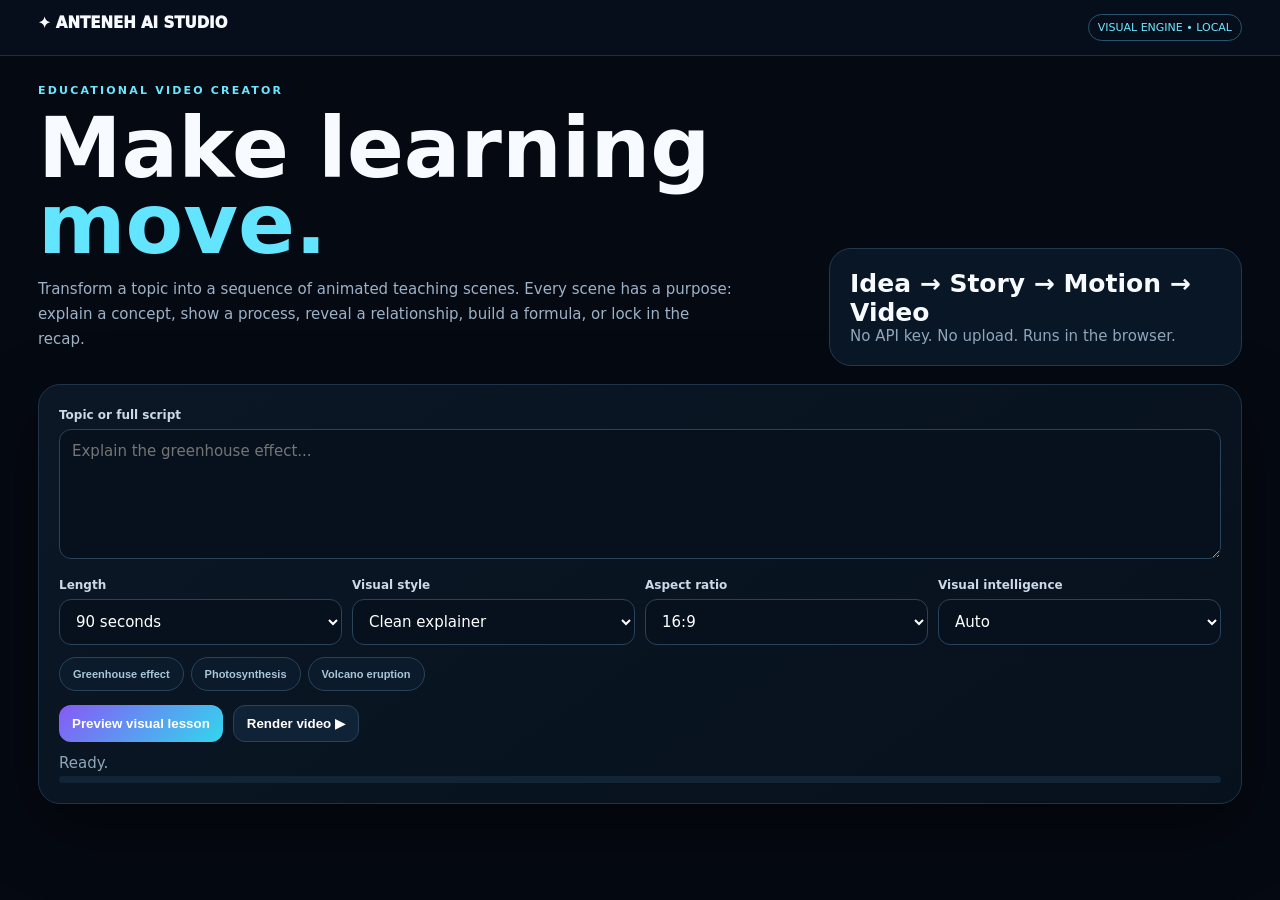
<file: visual-v4.html>
<!doctype html><html lang="en"><head><meta charset="utf-8"><meta name="viewport" content="width=device-width,initial-scale=1"><meta name="theme-color" content="#050912"><title>ANTENEH AI STUDIO — Visual Lesson Studio</title><style>*{box-sizing:border-box}body{margin:0;background:#050912;color:#f7fbff;font:15px system-ui,-apple-system,Segoe UI,sans-serif}header{position:sticky;top:0;z-index:5;background:#07101de8;border-bottom:1px solid #1c3047;backdrop-filter:blur(16px)}nav{max-width:1240px;margin:auto;padding:14px 18px;display:flex;justify-content:space-between}.brand{font-weight:950}.badge{font-size:11px;color:#70e6ff;border:1px solid #28556d;border-radius:99px;padding:6px 9px}.wrap{max-width:1240px;margin:auto;padding:28px 18px 70px}.hero{display:grid;grid-template-columns:1.3fr .7fr;gap:24px;align-items:end}.eyebrow{color:#6de5ff;font-size:11px;font-weight:900;letter-spacing:.2em}.hero h1{font-size:clamp(44px,7vw,84px);line-height:.9;margin:14px 0}.hero p{color:#9eb2c7;line-height:1.65;max-width:700px}.promise{border:1px solid #203950;background:#091625;border-radius:22px;padding:20px}.promise b{font-size:25px}.panel{margin-top:18px;padding:20px;border:1px solid #1d344b;border-radius:22px;background:linear-gradient(145deg,#0b1725,#07111d);box-shadow:0 24px 70px #0007}label{display:block;color:#cbd9e8;font-size:12px;font-weight:850;margin:3px 0 7px}textarea,select{width:100%;background:#07111d;color:#fff;border:1px solid #29435b;border-radius:12px;padding:12px;font:inherit}textarea{min-height:130px;resize:vertical}.grid{display:grid;grid-template-columns:repeat(4,1fr);gap:10px;margin-top:12px}.examples{display:flex;gap:7px;flex-wrap:wrap;margin-top:12px}.example,.btn{cursor:pointer;border-radius:12px;padding:10px 13px;color:#fff;border:1px solid #29435b;background:#102236;font-weight:850}.example{border-radius:99px;font-size:11px;color:#a9c5d9;background:#0b1b2b}.actions{display:flex;gap:10px;margin-top:14px}.primary{border:0;background:linear-gradient(135deg,#8759f5,#32d7ed)}.status{color:#8fa6ba;margin-top:12px;min-height:22px}.bar{height:7px;background:#142437;border-radius:99px;overflow:hidden}.fill{height:100%;width:0;background:linear-gradient(90deg,#8759f5,#32d7ed);transition:width .15s}.studio{display:none}.studio.show{display:block}.top{display:flex;justify-content:space-between;align-items:center}.meta{color:#8fa6ba;font-size:12px}.stage{margin-top:14px;position:relative;background:#02050a;border:1px solid #294158;border-radius:18px;overflow:hidden}.stage canvas{display:block;width:100%;height:auto}.hud{position:absolute;top:12px;left:12px;right:12px;display:flex;justify-content:space-between}.chip{background:#061321dc;border:1px solid #ffffff20;border-radius:99px;padding:7px 10px;font-size:11px}.bottom{display:grid;grid-template-columns:1fr 1fr;gap:14px;margin-top:14px}.story{display:grid;grid-template-columns:repeat(2,1fr);gap:9px}.scene{padding:12px;border:1px solid #1d344a;background:#091522;border-radius:13px;cursor:pointer}.scene.active{border-color:#58def8;background:#0b1c2c}.scene b{font-size:12px}.scene small{display:block;color:#65dff7;font-size:10px;text-transform:uppercase;margin-top:4px}.scene p{color:#8fa6ba;font-size:11px;line-height:1.45;margin:6px 0 0}.notes{border:1px solid #1d344a;background:#091522;border-radius:14px;padding:16px;color:#8fa6ba;line-height:1.6;font-size:12px}.download{display:inline-block;margin-top:12px;padding:12px 16px;border-radius:11px;background:#fff;color:#07111d;text-decoration:none;font-weight:950}@media(max-width:800px){.hero{grid-template-columns:1fr}.grid{grid-template-columns:1fr 1fr}.bottom{grid-template-columns:1fr}}@media(max-width:520px){.wrap{padding:20px 12px 55px}.grid,.story{grid-template-columns:1fr}.actions{display:grid;grid-template-columns:1fr}.hero h1{font-size:50px}}
</style></head><body><header><nav><div class="brand">✦ ANTENEH AI STUDIO</div><div class="badge">VISUAL ENGINE • LOCAL</div></nav></header><main class="wrap"><section class="hero"><div><div class="eyebrow">EDUCATIONAL VIDEO CREATOR</div><h1>Make learning <span style="color:#63e4ff">move.</span></h1><p>Transform a topic into a sequence of animated teaching scenes. Every scene has a purpose: explain a concept, show a process, reveal a relationship, build a formula, or lock in the recap.</p></div><div class="promise"><b>Idea → Story → Motion → Video</b><br><span style="color:#8fa6ba">No API key. No upload. Runs in the browser.</span></div></section><section class="panel"><label>Topic or full script</label><textarea id="p" placeholder="Explain the greenhouse effect..."></textarea><div class="grid"><div><label>Length</label><select id="len"><option value="60">60 seconds</option><option value="90" selected>90 seconds</option><option value="120">2 minutes</option><option value="300">5 minutes</option></select></div><div><label>Visual style</label><select id="sty"><option>Clean explainer</option><option>Whiteboard</option><option>Modern presentation</option><option>Minimal motion graphics</option></select></div><div><label>Aspect ratio</label><select id="asp"><option>16:9</option><option>9:16</option><option>1:1</option><option>4:5</option><option>21:9</option></select></div><div><label>Visual intelligence</label><select id="mode"><option>Auto</option><option>Diagram focused</option><option>Process focused</option><option>Presentation focused</option></select></div></div><div class="examples"><button class="example" data-t="The Greenhouse Effect">Greenhouse effect</button><button class="example" data-t="Photosynthesis">Photosynthesis</button><button class="example" data-t="How Does a Volcano Erupt?">Volcano eruption</button></div><div class="actions"><button class="btn primary" id="preview">Preview visual lesson</button><button class="btn" id="render">Render video ▶</button></div><div class="status" id="status">Ready.</div><div class="bar"><div class="fill" id="fill"></div></div></section><section class="panel studio" id="studio"><div class="top"><div><h2 style="margin:0">Visual lesson</h2><div class="meta" id="meta"></div></div><div class="chip" id="count">0 scenes</div></div><div class="stage"><canvas id="c"></canvas><div class="hud"><span class="chip" id="sc">Scene 1</span><span class="chip" id="tc">Concept</span></div></div><a class="download" id="dl" style="display:none">Download video</a><div class="bottom"><div class="story" id="story"></div><div class="notes"><b style="color:#eef8ff">Teaching visual system</b><br><br>The renderer chooses visual grammar from the meaning of each scene. Processes become moving pathways. Causes become linked forces. Formulas assemble step by step. Cycles rotate. Systems reveal labeled parts. Recaps connect the whole lesson.<br><br>Click any scene to inspect it before rendering.</div></div></section></main><script>(()=>{const $=id=>document.getElementById(id),p=$("p"),len=$("len"),sty=$("sty"),asp=$("asp"),preview=$("preview"),render=$("render"),studio=$("studio"),c=$("c"),x=c.getContext("2d"),status=$("status"),fill=$("fill"),story=$("story"),meta=$("meta"),count=$("count"),sc=$("sc"),tc=$("tc"),dl=$("dl");let S=[],active=0,raf=0;const P={"Clean explainer":["#071a2b","#8b5cf6","#49def5"],"Whiteboard":["#f5f5f0","#17202a","#2c8aa7"],"Modern presentation":["#0b1020","#e44c9c","#57ddff"],"Minimal motion graphics":["#080a0f","#d3a94d","#8bd8c2"]};function pack(t){let q=t.toLowerCase();if(q.includes("greenhouse"))return[{t:"Sunlight reaches Earth",d:"Incoming sunlight warms the land and oceans.",k:"process"},{t:"Earth releases heat",d:"Warm Earth sends infrared energy toward space.",k:"process"},{t:"Greenhouse gases",d:"Atmospheric gases absorb and re-radiate part of the outgoing heat.",k:"diagram"},{t:"Natural greenhouse effect",d:"This natural process helps keep Earth warm enough for life.",k:"cause"},{t:"Human influence",d:"Burning fossil fuels increases greenhouse gases and changes the energy balance.",k:"cause"},{t:"Energy balance",d:"Incoming energy and outgoing heat interact as a system.",k:"cycle"},{t:"The whole system",d:"Sunlight enters → Earth warms → heat leaves → gases affect how much escapes.",k:"formula"},{t:"Remember",d:"The greenhouse effect is natural; human activity can strengthen it.",k:"recap"}];if(q.includes("photosynthesis"))return[{t:"What plants need",d:"SUNLIGHT + CO₂ + WATER",k:"formula"},{t:"Inside the leaf",d:"Chloroplasts contain the machinery that captures light energy.",k:"diagram"},{t:"Capture energy",d:"Light energy powers the transformation of inputs.",k:"process"},{t:"Build glucose",d:"Carbon dioxide and water become glucose using captured energy.",k:"process"},{t:"Release oxygen",d:"Oxygen is produced and released.",k:"cause"},{t:"The equation",d:"SUNLIGHT + CO₂ + WATER → GLUCOSE + O₂",k:"formula"},{t:"Store chemical energy",d:"Glucose stores chemical energy that can support growth and life.",k:"concept"},{t:"Remember",d:"Photosynthesis converts light energy into stored chemical energy.",k:"recap"}];if(q.includes("volcano"))return[{t:"Magma chamber",d:"Magma can collect underground beneath a volcano.",k:"diagram"},{t:"Pressure builds",d:"Heat and dissolved gases can increase pressure in the magma system.",k:"cause"},{t:"Magma rises",d:"Magma moves upward through cracks toward a volcanic vent.",k:"process"},{t:"Eruption begins",d:"Pressure drives magma, gases, ash and rock through the opening.",k:"process"},{t:"Magma becomes lava",d:"Magma is called lava once it reaches the surface.",k:"concept"},{t:"Ash and gases",d:"An eruption can send ash and volcanic gases into the atmosphere.",k:"cause"},{t:"The sequence",d:"Magma → pressure → rising magma → vent → eruption → lava.",k:"formula"},{t:"Remember",d:"An eruption is the surface result of a pressurized magma system finding a pathway out.",k:"recap"}];let a=t.split(/(?<=[.!?])\s+/).filter(Boolean).slice(0,12);if(a.length)return a.map((d,i)=>({t:i?`Key idea ${i}`:"Opening",d,k:kind(d)}));return[{t:"Core idea",d:"Enter a topic to build a visual lesson.",k:"concept"}]}function kind(v){let q=v.toLowerCase();if(/first|then|next|step|stage|moves|travels|builds|becomes/.test(q))return"process";if(/because|cause|leads|result|increase|decrease|impact|influence/.test(q))return"cause";if(/compare|versus|difference|both|while/.test(q))return"compare";if(/cycle|repeat|loop/.test(q))return"cycle";if(/formula|equation|\+|→|=/.test(q))return"formula";return"concept"}function resize(){let d={"16:9":[1280,720],"9:16":[720,1280],"1:1":[1080,1080],"4:5":[864,1080],"21:9":[1260,540]}[asp.value];c.width=d[0];c.height=d[1]}function bg(){let w=c.width,h=c.height,q=P[sty.value]||P["Clean explainer"],g=x.createLinearGradient(0,0,w,h);g.addColorStop(0,q[0]);g.addColorStop(1,"#02050a");x.fillStyle=g;x.fillRect(0,0,w,h);x.strokeStyle=sty.value==="Whiteboard"?"#17202a18":"#ffffff08";for(let i=0;i<13;i++){let X=i*w/12;x.beginPath();x.moveTo(X,0);x.lineTo(X,h);x.stroke()}}function text(t,X,Y,z,max,center=false){x.font=`900 ${z}px system-ui`;let a=t.split(/\s+/),ls=[],line="";for(let w of a){let n=line?line+" "+w:w;if(x.measureText(n).width>max&&line){ls.push(line);line=w}else line=n}if(line)ls.push(line);x.fillStyle=sty.value==="Whiteboard"?"#17202a":"#fff";ls.slice(0,4).forEach((v,i)=>{let xx=center?X-x.measureText(v).width/2:X;x.fillText(v,xx,Y+i*z*1.22)})}function box(X,Y,W,H,label,hot=false){let q=P[sty.value]||P["Clean explainer"];x.fillStyle=hot?q[1]:sty.value==="Whiteboard"?"#fff":"#0b2639";x.strokeStyle=hot?q[2]:sty.value==="Whiteboard"?"#9aa9b2":"#31556f";x.lineWidth=2;x.beginPath();x.roundRect(X,Y,W,H,18);x.fill();x.stroke();x.fillStyle=sty.value==="Whiteboard"?"#17202a":"#fff";x.font=`900 ${Math.max(13,W/22)}px system-ui`;x.fillText(label,X+16,Y+H/2+7)}function arrow(a,b,d,e,phase=0){let q=P[sty.value]||P["Clean explainer"],dx=d-a,dy=e-b,ang=Math.atan2(dy,dx);x.strokeStyle=q[2];x.fillStyle=q[2];x.lineWidth=6;x.beginPath();x.moveTo(a,b);x.lineTo(d,e);x.stroke();x.beginPath();x.moveTo(d,e);x.lineTo(d-18*Math.cos(ang-.5),e-18*Math.sin(ang-.5));x.lineTo(d-18*Math.cos(ang+.5),e-18*Math.sin(ang+.5));x.fill();let px=a+dx*phase,py=b+dy*phase;x.beginPath();x.arc(px,py,9,0,7);x.fill()}function draw(s,t){bg();let w=c.width,h=c.height,q=P[sty.value]||P["Clean explainer"];text(s.t,w*.06,h*.15,Math.max(25,w/28),w*.86);let ph=(t%2400)/2400,pad=w*.07;if(s.k==="process"){let bw=w*.22,g=w*.07;box(pad,h*.4,bw,h*.2,"INPUT");box(pad+bw+g,h*.4,bw,h*.2,"TRANSFORM",true);box(pad+2*(bw+g),h*.4,bw,h*.2,"RESULT");arrow(pad+bw+8,h*.5,pad+bw+g-8,h*.5,ph);arrow(pad+2*bw+g+8,h*.5,pad+2*bw+2*g-8,h*.5,(ph+.45)%1)}else if(s.k==="cause"){box(pad,h*.4,w*.25,h*.2,"CAUSE");box(w*.68,h*.4,w*.25,h*.2,"EFFECT",true);arrow(pad+w*.25+8,h*.5,w*.68-8,h*.5,ph)}else if(s.k==="formula"){let a=s.d.split(/\s*(→|=|\+)\s*/).filter(Boolean),X=pad; a.forEach((v,i)=>{if(["→","=","+"].includes(v)){text(v,X+w*.025,h*.52,Math.max(22,w/35),w*.06);X+=w*.08}else{let W=Math.min(w*.27,Math.max(w*.16,x.measureText(v).width+38));box(X,h*.4,W,h*.2,v,i===2);X+=W+w*.025}})}else if(s.k==="cycle"){let cx=w*.5,cy=h*.5,r=Math.min(w,h)*.23;x.strokeStyle=q[2];x.lineWidth=8;x.beginPath();x.arc(cx,cy,r,.25,6);x.stroke();let a=ph*6.0+.25;x.fillStyle=q[1];x.beginPath();x.arc(cx+r*Math.cos(a),cy+r*Math.sin(a),14,0,7);x.fill();["INPUT","CHANGE","RESULT"].forEach((v,i)=>{let A=i*2.1;box(cx+r*Math.cos(A)-w*.1,cy+r*Math.sin(A)-h*.065,w*.2,h*.13,v,i===1)})}else if(s.k==="diagram"){let cx=w*.5,cy=h*.5,r=Math.min(w,h)*.13;x.fillStyle=q[1];x.beginPath();x.arc(cx,cy,r,0,7);x.fill();text("SYSTEM",cx,cy+6,Math.max(14,w/65),w*.2,true);[[pad,h*.34,"PART A"],[w*.73,h*.34,"PART B"],[pad,h*.68,"PART C"],[w*.73,h*.68,"PART D"]].forEach((a,i)=>{box(a[0],a[1],w*.19,h*.13,a[2],i===2);arrow(a[0]<w/2?a[0]+w*.19:a[0],a[1]+h*.065,a[0]<w/2?cx-r:cx+r,cy,ph)})}else if(s.k==="compare"){box(pad,h*.36,w*.34,h*.28,"A");box(w*.59,h*.36,w*.34,h*.28,"B",true);arrow(w*.41,h*.5,w*.59,h*.5,ph)}else if(s.k==="recap"){["IDEA","HOW","WHY"].forEach((v,i)=>{let X=w*(.2+i*.3);x.fillStyle=i===1?q[1]:"#102b40";x.beginPath();x.arc(X,h*.5,Math.min(w,h)*.1,0,7);x.fill();text(v,X,h*.51,Math.max(12,w/65),w*.15,true);if(i<2)arrow(X+Math.min(w,h)*.1+8,h*.5,w*(.2+(i+1)*.3)-Math.min(w,h)*.1-8,h*.5,ph)})}else{let cx=w*.5,cy=h*.51,r=Math.min(w,h)*.14;x.fillStyle=q[1];x.beginPath();x.arc(cx,cy,r,0,7);x.fill();text("CORE IDEA",cx,cy+6,Math.max(16,w/52),w*.28,true)}text(s.d,pad,h*.82,Math.max(14,w/58),w*.86)}function ui(){story.innerHTML=S.map((s,i)=>`<div class="scene ${i===active?"active":""}" data-i="${i}"><b>${i+1}. ${s.t}</b><small>${s.k}</small><p>${s.d}</p></div>`).join("");story.querySelectorAll(".scene").forEach(e=>e.onclick=()=>{active=+e.dataset.i;story.querySelectorAll(".scene").forEach(z=>z.classList.remove("active"));e.classList.add("active");sc.textContent=`Scene ${active+1}`;tc.textContent=S[active].k;resize();draw(S[active],performance.now())});count.textContent=`${S.length} scenes`;meta.textContent=`${asp.value} • ${sty.value} • ${mode.value} • browser-rendered`;studio.classList.add("show");resize();draw(S[active],performance.now());studio.scrollIntoView({behavior:"smooth"})}preview.onclick=()=>{if(!p.value.trim()){status.textContent="Enter a topic or script first.";return}S=pack(p.value.trim());active=0;ui();status.textContent="Storyboard ready — inspect the scenes before rendering."};render.onclick=async()=>{if(!p.value.trim()){status.textContent="Enter a topic or script first.";return}S=pack(p.value.trim());active=0;ui();dl.style.display="none";render.disabled=true;preview.disabled=true;status.textContent="Rendering animated lesson…";fill.style.width="0%";let stream=c.captureStream(24),mime=MediaRecorder.isTypeSupported("video/webm;codecs=vp9")?"video/webm;codecs=vp9":"video/webm",rec=new MediaRecorder(stream,{mimeType:mime}),chunks=[];rec.ondataavailable=e=>e.data.size&&chunks.push(e.data);rec.start(200);let total=+len.value*1000/S.length;for(let i=0;i<S.length;i++){active=i;sc.textContent=`Scene ${i+1}`;tc.textContent=S[i].k;story.querySelectorAll(".scene").forEach((e,j)=>e.classList.toggle("active",j===i));let begin=performance.now();while(performance.now()-begin<total){draw(S[i],performance.now());let pct=Math.min(99,((i+(performance.now()-begin)/total)/S.length)*100);fill.style.width=pct+"%";status.textContent=`Rendering scene ${i+1} of ${S.length} • ${Math.round(pct)}%`;await new Promise(r=>requestAnimationFrame(r))}}rec.stop();await new Promise(r=>rec.onstop=r);let blob=new Blob(chunks,{type:"video/webm"}),url=URL.createObjectURL(blob);dl.href=url;dl.download=`anteneh-ai-studio-${asp.value.replace(":","x")}.webm`;dl.style.display="inline-block";fill.style.width="100%";status.textContent="Video ready — download the rendered lesson.";render.disabled=false;preview.disabled=false};document.querySelectorAll(".example").forEach(b=>b.onclick=()=>{p.value=b.dataset.t;preview.click()});window.addEventListener("resize",()=>{if(studio.classList.contains("show")){resize();draw(S[active],performance.now())}})})();</script></body></html>
</file>
